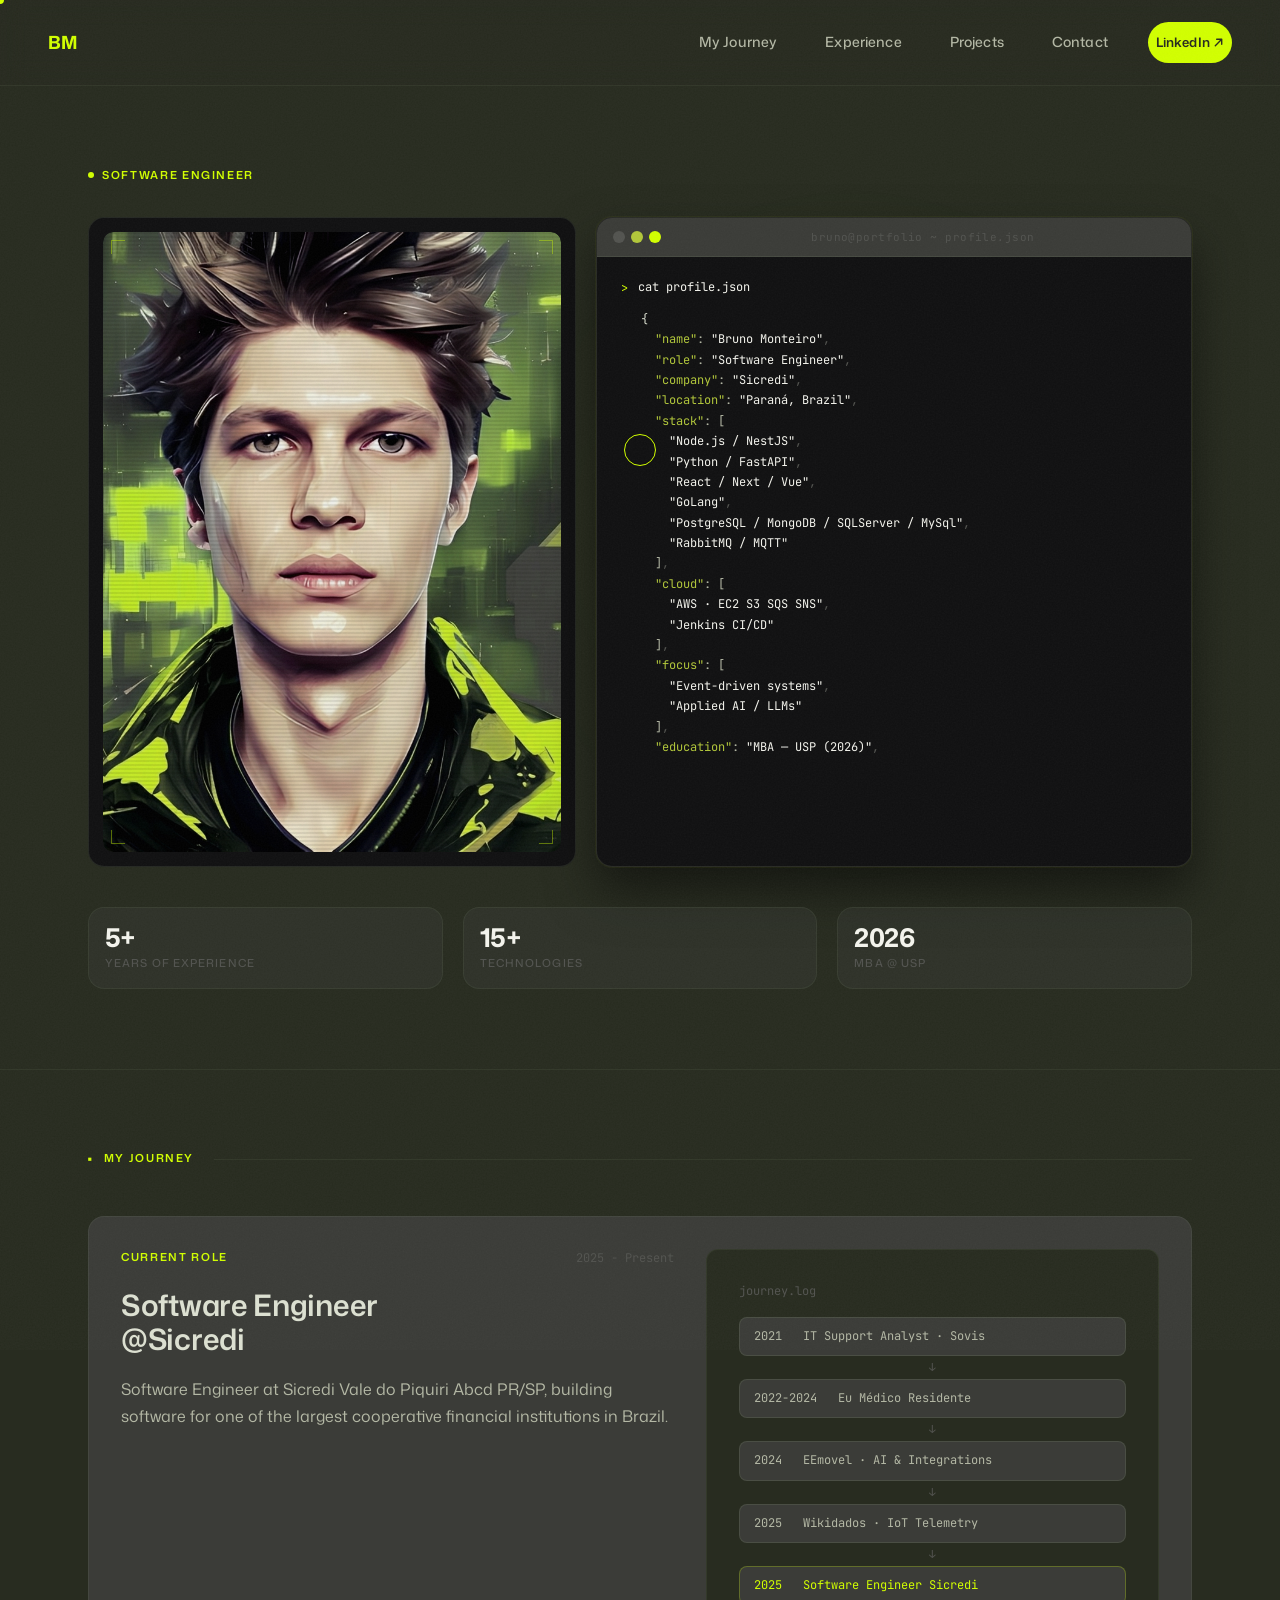
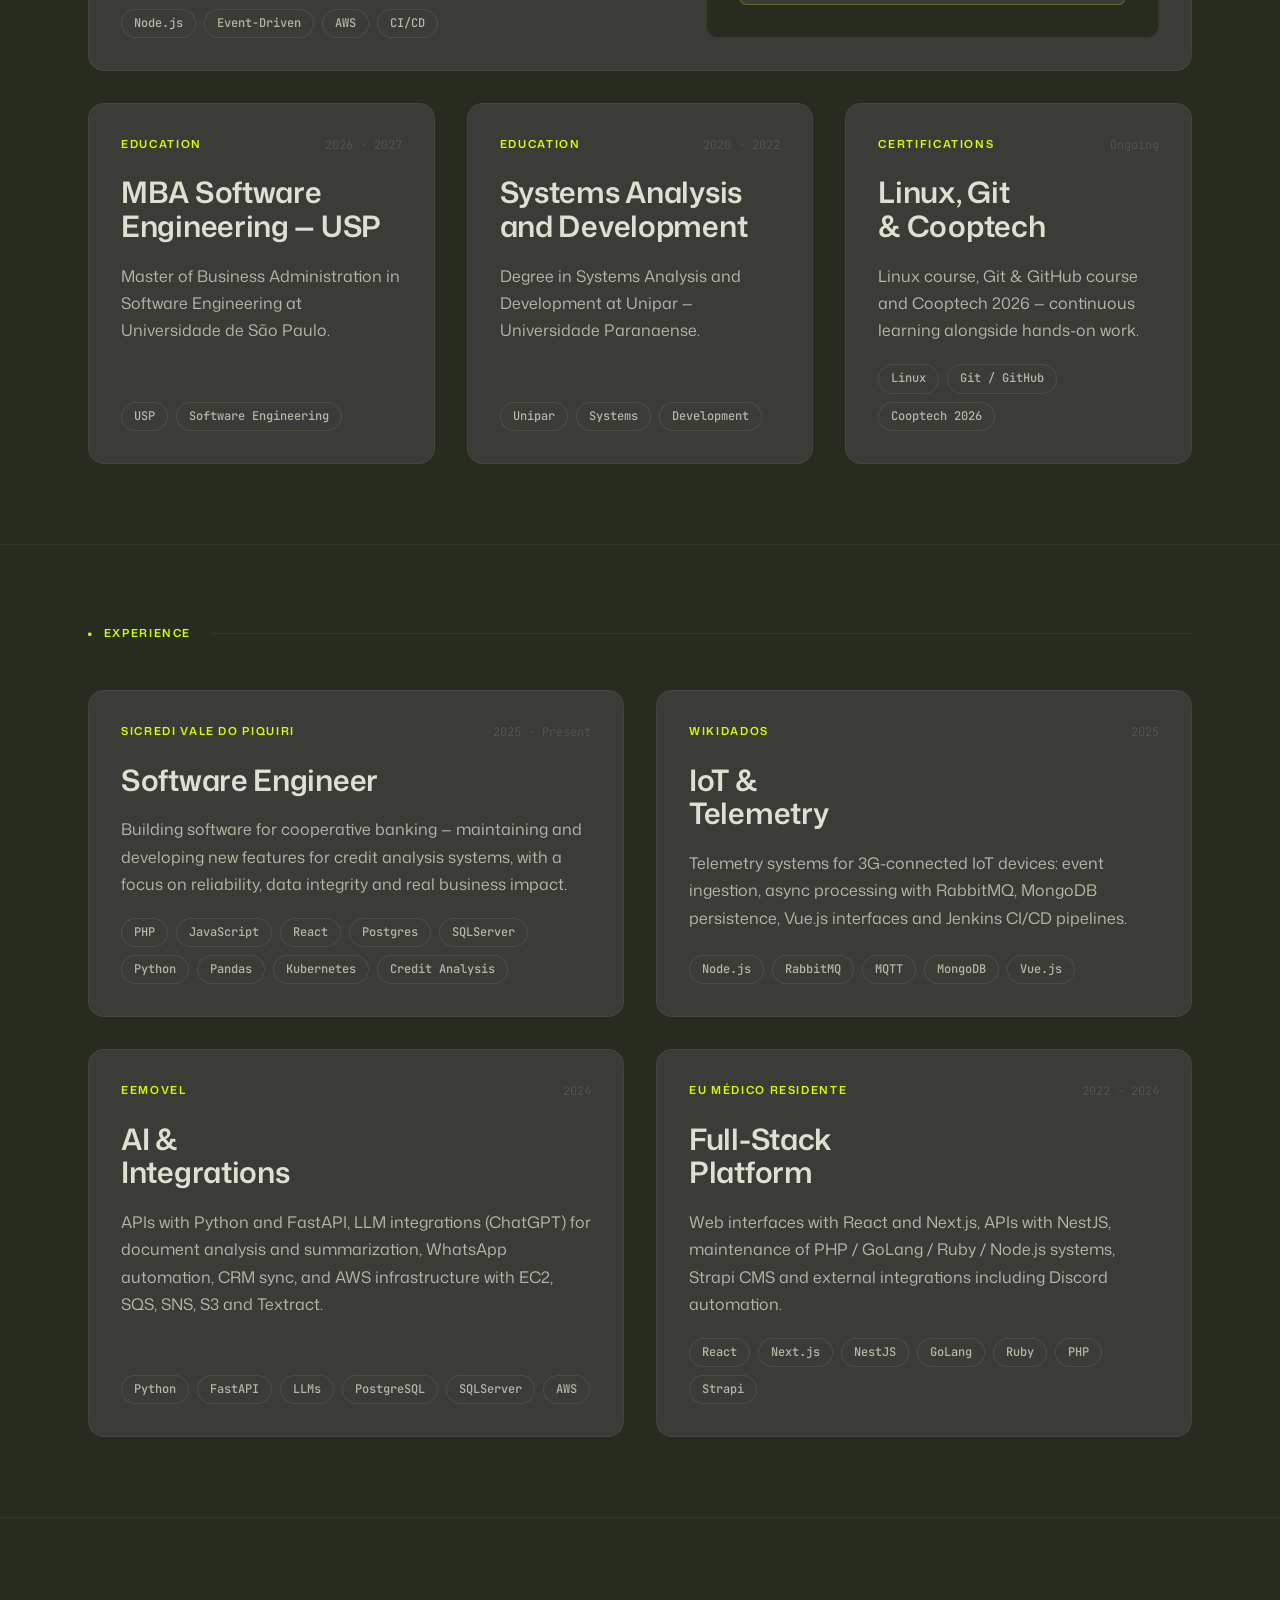
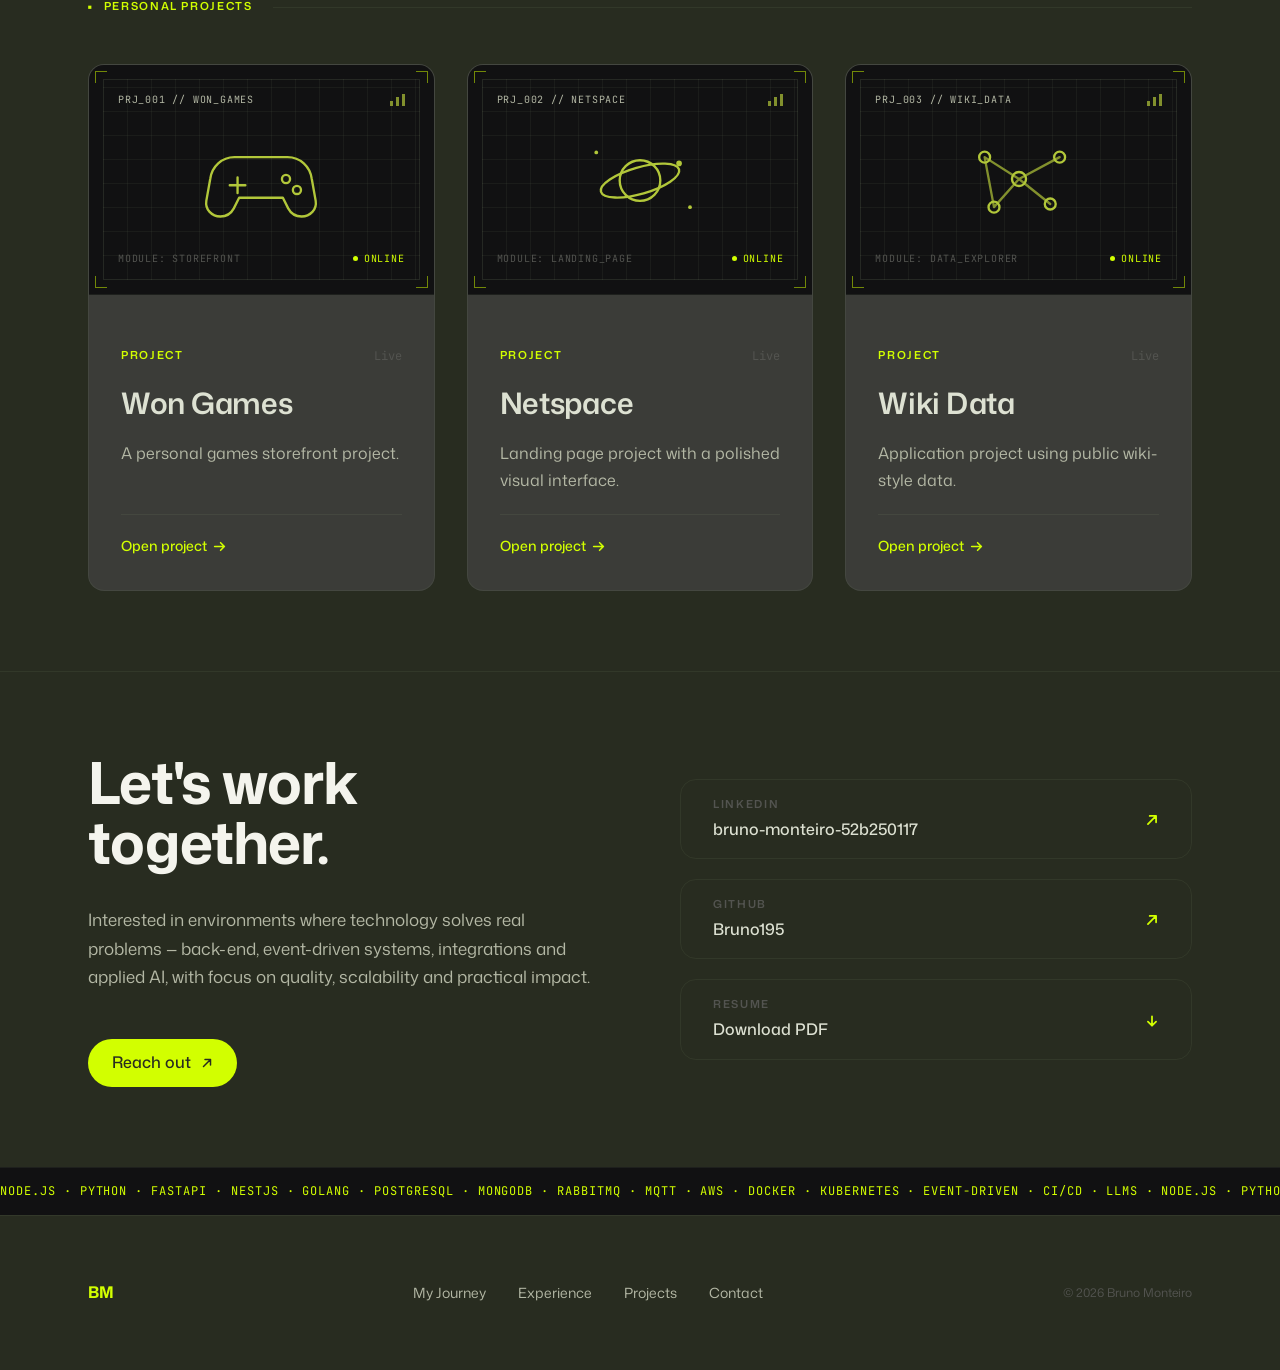
<file: index.html>
<!DOCTYPE html>
<html lang="pt-BR">
<head>
  <meta charset="UTF-8" />
  <meta name="viewport" content="width=device-width, initial-scale=1.0" />
  <title>Bruno Monteiro — Software Engineer</title>
  <meta name="description" content="Bruno Monteiro — Software Engineer at Sicredi. Back-end and full-stack development with Node.js, Python (FastAPI), event-driven architectures, IoT telemetry and applied AI." />
  <meta name="author" content="Bruno Monteiro" />
  <meta property="og:title" content="Bruno Monteiro — Software Engineer" />
  <meta property="og:description" content="Portfolio with Bruno Monteiro's journey, experience, and personal projects." />
  <meta property="og:type" content="website" />
  <meta name="theme-color" content="#282c20" />
  <link rel="icon" href="./assets/IMG_0786.JPG" type="image/jpeg">
  <link rel="preconnect" href="https://fonts.googleapis.com">
  <link rel="preconnect" href="https://fonts.gstatic.com" crossorigin>
  <link rel="preconnect" href="https://api.fontshare.com">
  <link rel="preconnect" href="https://cdn.fontshare.com" crossorigin>
  <link href="https://fonts.googleapis.com/css2?family=Mona+Sans:ital,wght@0,200..900;1,200..900&family=JetBrains+Mono:wght@400;500&display=swap" rel="stylesheet">
  <link href="https://api.fontshare.com/v2/css?f[]=clash-display@400,500,600,700&display=swap" rel="stylesheet">
  <style>
    :root {
      /* --- COLORS --- */
      --ds-dark-green:        #282c20;
      --ds-black:             #111112;
      --ds-lime:              #d2ff00;
      --ds-lime-off:          #b2c73a;
      --ds-lime-zero:         rgba(210, 255, 0, 0);
      --ds-green-off-white-1: #dde1d2;
      --ds-green-off-white-2: #f4f4ed;
      --ds-grey-1:            #ebeee0;
      --ds-grey-on-track:     #535450;
      --ds-dark-green-tint-1: #3b3c38;
      --ds-dark-green-tint-2: #b4b8a5;
      --ds-green-light:       #b9bbad;
      /* --- TYPOGRAPHY --- */
      /* Fluid scale anchored to the 1366x768 desktop reference */
      --ds-font:              'Mona Sans', -apple-system, BlinkMacSystemFont, 'Segoe UI', Roboto, Helvetica, Arial, sans-serif;
      --ds-font-display:      'Clash Display', 'Mona Sans', -apple-system, BlinkMacSystemFont, 'Segoe UI', Roboto, Helvetica, Arial, sans-serif;
      --ds-font-mono:         'JetBrains Mono', ui-monospace, SFMono-Regular, Menlo, Consolas, 'Courier New', Courier, monospace;
      --ds-text-impact:       clamp(3rem, 8vw, 7.9375rem);
      --ds-text-h1:           clamp(2.5rem, 4.5vw, 4rem);
      --ds-text-h2:           clamp(2.5rem, 5.3vw, 4.5rem);
      --ds-text-h3:           clamp(1.5rem, 2.3vw, 2rem);
      --ds-text-h4:           clamp(1.25rem, 1.8vw, 1.5rem);
      --ds-text-h5:           clamp(1.05rem, 1.4vw, 1.2rem);
      --ds-text-h6:           1rem;
      --ds-text-btn-primary:  1rem;
      --ds-text-btn-nav:      1.25rem;
      --ds-text-btn-footer:   1.875rem;
      /* --- SPACING --- */
      --ds-pad-mini:          1rem;
      --ds-pad-container:     1.25rem;
      --ds-pad-small:         2rem;
      --ds-pad-med:           3rem;
      --ds-pad-large:         4rem;
      --ds-pad-xlarge:        5rem;
      --ds-gap:               1.25rem;
      --ds-gap-med:           2rem;
      /* --- BORDER RADIUS --- */
      --ds-radius-sm:         1rem;
      --ds-radius-med:        3rem;
      --ds-radius-lg:         6.25rem;
      /* --- LAYOUT --- */
      --ds-grid-col:          25.4375rem;
      --ds-grid-spacer:       31.51vh;
      --ds-nav-spacer:        5.375rem;
      --ds-max-vh:            100vh;
      --ds-vh:                1vh;
    }

    /* ===================== RESET ===================== */
    *, *::before, *::after {
      box-sizing: border-box;
      margin: 0;
      padding: 0;
    }

    html {
      scroll-behavior: smooth;
      background-color: var(--ds-dark-green);
      overflow-x: hidden;
      overflow-x: clip;
    }

    body {
      font-family: var(--ds-font);
      background-color: transparent;
      color: var(--ds-green-off-white-1);
      line-height: 1.6;
      -webkit-font-smoothing: antialiased;
      -moz-osx-font-smoothing: grayscale;
      overflow-x: hidden;
      overflow-x: clip;
    }

    @media (prefers-reduced-motion: reduce) {
      html { scroll-behavior: auto; }
    }

    img, video {
      max-width: 100%;
      display: block;
    }

    ul, ol {
      list-style: none;
    }

    button {
      font-family: inherit;
      cursor: pointer;
    }

    ::selection {
      background: var(--ds-lime);
      color: var(--ds-dark-green);
    }

    ::-webkit-scrollbar { width: 6px; }
    ::-webkit-scrollbar-track { background: var(--ds-dark-green); }
    ::-webkit-scrollbar-thumb { background: var(--ds-dark-green-tint-1); border-radius: 3px; }
    ::-webkit-scrollbar-thumb:hover { background: var(--ds-lime-off); }

    /* ===================== TYPOGRAPHY ===================== */
    h1 {
      font-size: var(--ds-text-h1);
      font-weight: 700;
      letter-spacing: -0.02em;
      line-height: 1.05;
      color: var(--ds-green-off-white-2);
    }

    h2 {
      font-size: var(--ds-text-h2);
      font-weight: 700;
      letter-spacing: -0.02em;
      line-height: 1.05;
      color: var(--ds-green-off-white-2);
    }

    h3 {
      font-size: var(--ds-text-h3);
      font-weight: 600;
      letter-spacing: -0.01em;
      line-height: 1.2;
      color: var(--ds-green-off-white-1);
    }

    p {
      font-size: var(--ds-text-h6);
      color: var(--ds-dark-green-tint-2);
      line-height: 1.7;
    }

    a {
      color: var(--ds-lime);
      text-decoration: none;
      transition: color 0.15s ease;
    }

    a:hover { color: var(--ds-lime-off); }

    .eyebrow {
      font-size: 0.6875rem;
      font-weight: 600;
      letter-spacing: 0.15em;
      text-transform: uppercase;
      color: var(--ds-lime);
    }

    .text-muted {
      font-size: 0.75rem;
      color: var(--ds-grey-on-track);
    }

    /* ===================== BUTTONS ===================== */
    .btn {
      font-family: var(--ds-font);
      font-weight: 500;
      cursor: pointer;
      display: inline-flex;
      align-items: center;
      justify-content: center;
      gap: 6px;
      border: none;
      min-height: 44px; /* touch target */
      transition: opacity 0.15s ease, background 0.15s ease, color 0.15s ease,
                  box-shadow 0.2s ease, translate 0.15s ease;
      text-decoration: none;
    }

    .btn-primary {
      background: var(--ds-lime);
      color: var(--ds-dark-green);
      font-size: var(--ds-text-btn-primary);
      padding: 11px 24px;
      border-radius: var(--ds-radius-lg);
      box-shadow: 0 0 0 rgba(210, 255, 0, 0);
    }

    .btn-primary:hover {
      opacity: 0.9;
      color: var(--ds-dark-green);
      box-shadow: 0 0 24px rgba(210, 255, 0, 0.25);
      translate: 0 -1px;
      scale: 1.02;
    }

    .btn-primary:active {
      translate: 0 0;
      scale: 1;
      opacity: 1;
    }

    .btn-primary { transition: opacity 0.15s ease, box-shadow 0.2s ease, translate 0.15s ease, scale 0.15s ease; }

    .btn-secondary {
      background: transparent;
      color: var(--ds-lime);
      font-size: var(--ds-text-btn-primary);
      padding: 10px 22px;
      border-radius: var(--ds-radius-lg);
      border: 1.5px solid var(--ds-lime);
    }

    .btn-secondary:hover {
      background: rgba(210, 255, 0, 0.06);
      color: var(--ds-lime);
      box-shadow: 0 0 18px rgba(210, 255, 0, 0.12);
    }

    .btn-secondary:active {
      background: rgba(210, 255, 0, 0.12);
    }

    /* Focus: :focus fallback for older Safari, refined by :focus-visible */
    .btn:focus,
    button:focus,
    a:focus {
      outline: 2px solid var(--ds-lime);
      outline-offset: 3px;
    }

    .btn:focus:not(:focus-visible),
    button:focus:not(:focus-visible),
    a:focus:not(:focus-visible) {
      outline: none;
    }

    .btn:focus-visible,
    button:focus-visible,
    a:focus-visible {
      outline: 2px solid var(--ds-lime);
      outline-offset: 3px;
    }

    /* Inline SVG icons inherit text color */
    .icon-arrow {
      display: inline-block;
      flex-shrink: 0;
      vertical-align: -0.08em;
      transition: translate 0.2s ease;
    }

    a:hover .icon-arrow--ne { translate: 1px -1px; }
    a:hover .icon-arrow--e  { translate: 3px 0; }
    a:hover .icon-arrow--s  { translate: 0 2px; }

    /* ===================== LAYOUT ===================== */
    .container {
      max-width: 1200px;
      margin: 0 auto;
      padding: 0 var(--ds-pad-med);
    }

    .section-heading {
      display: flex;
      align-items: center;
      gap: var(--ds-gap);
      margin-bottom: var(--ds-pad-med);
    }

    .section-heading::after {
      content: '';
      flex: 1;
      height: 1px;
      background: rgba(180, 200, 154, 0.08);
    }

    .section-heading .eyebrow::before {
      content: '■';
      color: var(--ds-lime);
      font-size: 0.6em;
      margin-right: 10px;
      vertical-align: 1px;
    }

    /* ===================== MARQUEE ===================== */
    .marquee {
      width: 100%;
      height: 48px;
      overflow: hidden;
      background: var(--ds-black);
      border-top: 1px solid rgba(180, 200, 154, 0.08);
      display: flex;
      align-items: center;
    }

    .marquee__track {
      display: flex;
      flex-shrink: 0;
      white-space: nowrap;
      animation: marquee 30s linear infinite;
    }

    .marquee__content {
      font-family: var(--ds-font-mono);
      font-size: 0.75rem;
      letter-spacing: 0.08em;
      text-transform: uppercase;
      color: var(--ds-lime);
      padding-right: 1ch;
      flex-shrink: 0;
    }

    @keyframes marquee {
      from { transform: translateX(0); }
      to   { transform: translateX(-50%); }
    }

    @media (prefers-reduced-motion: reduce) {
      .marquee__track { animation: none; }
    }

    hr, .divider {
      border: none;
      border-top: 1px solid rgba(180, 200, 154, 0.08);
    }

    /* ===================== NAV ===================== */
    nav {
      background-color: rgba(40, 44, 32, 0.88); /* --ds-dark-green, layered */
      border-bottom: 1px solid rgba(180, 200, 154, 0.08);
      height: var(--ds-nav-spacer);
      display: flex;
      align-items: center;
      position: fixed;
      top: 0;
      left: 0;
      right: 0;
      z-index: 100;
      padding: 0 var(--ds-pad-med);
    }

    /* Blur lives on a pseudo-layer: a filter directly on nav would become
       the containing block for the fixed mobile menu and collapse it. */
    nav::before {
      content: '';
      position: absolute;
      inset: 0;
      -webkit-backdrop-filter: blur(12px);
      backdrop-filter: blur(12px);
      z-index: -1;
    }

    /* Solid fallback when backdrop-filter is unsupported */
    @supports not ((backdrop-filter: blur(1px)) or (-webkit-backdrop-filter: blur(1px))) {
      nav { background-color: var(--ds-dark-green); }
    }

    .nav-inner {
      display: flex;
      align-items: center;
      justify-content: space-between;
      width: 100%;
      max-width: 1200px;
      margin: 0 auto;
    }

    .nav-logo {
      font-family: var(--ds-font);
      font-weight: 700;
      font-size: 1.125rem;
      color: var(--ds-lime);
      letter-spacing: -0.01em;
      text-decoration: none;
      transition: opacity 0.15s ease;
    }

    .nav-logo:hover {
      color: var(--ds-lime);
      opacity: 0.8;
    }

    .nav-links {
      display: flex;
      gap: var(--ds-pad-small);
      align-items: center;
    }

    .nav-links a {
      font-size: 0.875rem;
      font-weight: 500;
      color: var(--ds-dark-green-tint-2);
      text-decoration: none;
      letter-spacing: 0.01em;
      transition: color 0.15s ease;
      position: relative;
      padding: 10px 8px; /* touch target */
    }

    .nav-links a:not(.nav-cta)::after {
      content: '';
      position: absolute;
      left: 2px;
      right: 2px;
      bottom: 4px;
      height: 1.5px;
      background: var(--ds-lime);
      transform: scaleX(0);
      transform-origin: left center;
      transition: transform 0.25s ease;
    }

    .nav-links a:not(.nav-cta):hover::after,
    .nav-links a:not(.nav-cta).active::after {
      transform: scaleX(1);
    }

    .nav-links a:hover,
    .nav-links a.active {
      color: var(--ds-lime);
    }

    .nav-cta {
      background: var(--ds-lime) !important;
      color: var(--ds-dark-green) !important;
      font-size: 0.8125rem !important;
      font-weight: 600 !important;
      padding: 7px 18px;
      border-radius: var(--ds-radius-lg);
      transition: opacity 0.15s ease !important;
    }

    .nav-cta:hover {
      opacity: 0.85;
      color: var(--ds-dark-green) !important;
    }

    .nav-toggle {
      display: none;
      background: none;
      border: none;
      cursor: pointer;
      padding: 14px 11px; /* 44x44 touch target */
      margin-right: -11px;
      flex-direction: column;
      justify-content: center;
      gap: 5px;
    }

    .nav-toggle span {
      display: block;
      width: 22px;
      height: 2px;
      background: var(--ds-green-off-white-1);
      transition: transform 0.25s ease, opacity 0.25s ease;
      border-radius: 1px;
    }

    .nav-toggle.is-open span:nth-child(1) { transform: rotate(45deg) translate(4px, 4px); }
    .nav-toggle.is-open span:nth-child(2) { opacity: 0; }
    .nav-toggle.is-open span:nth-child(3) { transform: rotate(-45deg) translate(4px, -4px); }

    /* ===================== HERO ===================== */
    #hero {
      background-color: var(--ds-dark-green);
      min-height: var(--ds-max-vh);
      min-height: 100svh; /* iOS Safari URL-bar safe */
      padding-top: var(--ds-nav-spacer);
      display: flex;
      align-items: center;
    }

    /* Entrance sequence — CSS only, no library required */
    @media (prefers-reduced-motion: no-preference) {
      .hero-eyebrow,
      .hero-heading,
      .hero-photo-card,
      #hero .ds-terminal,
      .hero-stats .stat {
        animation: ds-rise 0.7s cubic-bezier(0.22, 0.61, 0.36, 1) both;
      }

      .hero-eyebrow            { animation-delay: 0.05s; }
      .hero-heading            { animation-delay: 0.15s; }
      .hero-photo-card         { animation-delay: 0.3s; }
      #hero .ds-terminal       { animation-delay: 0.4s; }
      .hero-stats .stat:nth-child(1) { animation-delay: 0.5s; }
      .hero-stats .stat:nth-child(2) { animation-delay: 0.58s; }
      .hero-stats .stat:nth-child(3) { animation-delay: 0.66s; }
    }

    @keyframes ds-rise {
      from { opacity: 0; transform: translateY(24px); }
      to   { opacity: 1; transform: translateY(0); }
    }

    .hero-grid {
      display: grid;
      grid-template-columns: minmax(0, 0.8fr) minmax(0, 1.2fr);
      gap: var(--ds-pad-large);
      align-items: center;
      width: 100%;
      padding: var(--ds-pad-xlarge) 0;
    }

    .hero-shell {
      width: 100%;
      padding: var(--ds-pad-xlarge) 0;
    }

    .hero-eyebrow {
      font-size: 0.6875rem;
      font-weight: 600;
      letter-spacing: 0.15em;
      text-transform: uppercase;
      color: var(--ds-lime);
      margin-bottom: var(--ds-pad-mini);
      display: flex;
      align-items: center;
      gap: 8px;
    }

    .hero-eyebrow-dot {
      width: 6px;
      height: 6px;
      background: var(--ds-lime);
      border-radius: 50%;
      flex-shrink: 0;
      animation: pulse 2s ease-in-out infinite;
    }

    @keyframes pulse {
      0%, 100% { opacity: 1; transform: scale(1); }
      50% { opacity: 0.35; transform: scale(0.85); }
    }

    .hero-heading {
      font-family: var(--ds-font-display);
      font-size: var(--ds-text-impact);
      font-weight: 600;
      letter-spacing: -0.04em;
      line-height: 0.9;
      color: var(--ds-green-off-white-2);
    }

    /* Full-width intro row above the photo/terminal grid */
    .hero-intro {
      position: relative;
      z-index: 1;
      margin-bottom: 2rem;
    }

    #hero {
      position: relative;
      overflow: hidden;
    }

    #hero .container {
      position: relative;
      z-index: 1;
    }

    .hero-orb {
      position: absolute;
      width: 600px;
      height: 600px;
      background: radial-gradient(circle, rgba(210, 255, 0, 0.06) 0%, transparent 70%);
      border-radius: 50%;
      top: 50%;
      right: 10%;
      transform: translateY(-50%);
      pointer-events: none;
      z-index: 0;
      filter: blur(80px);
    }

    .hero-body {
      font-size: var(--ds-text-h5);
      color: var(--ds-dark-green-tint-2);
      line-height: 1.65;
      max-width: 480px;
      margin-bottom: var(--ds-pad-med);
    }

    .hero-cta {
      display: flex;
      gap: var(--ds-gap);
      align-items: center;
      flex-wrap: wrap;
    }

    /* Terminal */
    .terminal {
      background: var(--ds-black);
      border: 1px solid rgba(180, 200, 154, 0.12);
      border-radius: var(--ds-radius-sm);
      overflow: hidden;
    }

    .terminal-bar {
      background: var(--ds-dark-green-tint-1);
      padding: 10px 16px;
      display: flex;
      align-items: center;
      gap: 6px;
      border-bottom: 1px solid rgba(180, 200, 154, 0.08);
    }

    .terminal-dot {
      width: 10px;
      height: 10px;
      border-radius: 50%;
      background: rgba(180, 200, 154, 0.18);
    }

    .terminal-filename {
      font-family: var(--ds-font-mono);
      font-size: 0.6875rem;
      color: var(--ds-grey-on-track);
      margin-left: 6px;
    }

    .terminal-body {
      padding: var(--ds-pad-mini) var(--ds-pad-small) var(--ds-pad-small);
      font-family: var(--ds-font-mono);
      font-size: 0.8125rem;
      line-height: 1.95;
    }

    .tl { display: flex; gap: 8px; }
    .tp { color: var(--ds-lime); user-select: none; }
    .tc { color: var(--ds-green-off-white-1); }
    .tk { color: var(--ds-dark-green-tint-2); }
    .tv { color: var(--ds-lime-off); }
    .tm { color: var(--ds-grey-on-track); }
    .ti { padding-left: 16px; }
    .ti2 { padding-left: 32px; }

    .terminal-cursor {
      display: inline-block;
      width: 8px;
      height: 14px;
      background: var(--ds-lime);
      vertical-align: middle;
      margin-left: 2px;
      animation: blink 1.1s step-end infinite;
    }

    @keyframes blink {
      0%, 100% { opacity: 1; }
      50% { opacity: 0; }
    }

    /* Stats */
    .hero-stats {
      display: grid;
      grid-template-columns: repeat(3, 1fr);
      gap: var(--ds-gap);
      margin-top: var(--ds-gap);
    }

    .stat {
      padding: var(--ds-pad-mini);
      border: 1px solid rgba(180, 200, 154, 0.08);
      border-radius: var(--ds-radius-sm);
      background: rgba(59, 60, 56, 0.4);
      transition: border-color 0.2s ease, background 0.2s ease;
    }

    .stat:hover {
      border-color: rgba(210, 255, 0, 0.25);
      background: rgba(59, 60, 56, 0.65);
    }

    .stat-value {
      font-size: 1.625rem;
      font-weight: 700;
      color: var(--ds-green-off-white-2);
      letter-spacing: -0.02em;
      line-height: 1;
    }

    .stat-label {
      font-size: 0.6875rem;
      font-weight: 500;
      letter-spacing: 0.1em;
      text-transform: uppercase;
      color: var(--ds-grey-on-track);
      margin-top: 5px;
    }

    .hero-photo-card {
      background: var(--ds-black);
      border: 1px solid rgba(180, 200, 154, 0.12);
      border-radius: var(--ds-radius-sm);
      overflow: hidden;
      padding: 14px;
      display: flex;
    }

    .hero-photo-card .ds-img-frame {
      width: 100%;
      display: flex;
    }

    .hero-photo {
      width: 100%;
      aspect-ratio: 4 / 5;
      object-fit: cover;
      border-radius: calc(var(--ds-radius-sm) - 6px);
      filter: saturate(0.95) contrast(1.04);
    }

    /* Side-by-side: photo | terminal, stats spanning below */
    .hero-right {
      display: grid;
      grid-template-columns: minmax(0, 0.9fr) minmax(0, 1.1fr);
      gap: var(--ds-gap);
      align-items: start;
    }

    .hero-right .hero-photo-card,
    .hero-right .ds-terminal {
      height: 650px;
    }

    .hero-right .hero-photo {
      aspect-ratio: auto;
      width: 100%;
      height: 100%;
    }

    .hero-right .ds-terminal {
      display: flex;
      flex-direction: column;
      min-width: 0;
    }

    .hero-right .ds-terminal__body {
      flex: 1;
      font-size: 0.75rem;
      min-height: 0;
      overflow-y: auto;
      overflow-x: hidden;
    }

    .hero-right .ds-terminal__output {
      overflow-x: hidden;
    }

    .hero-right .hero-stats {
      grid-column: 1 / -1;
    }

    /* ===================== CONTENT SECTIONS ===================== */
    #resume,
    #experience,
    #projects {
      padding: var(--ds-pad-xlarge) 0;
      border-top: 1px solid rgba(180, 200, 154, 0.08);
    }

    .work-grid {
      display: grid;
      grid-template-columns: 1fr 1fr;
      gap: var(--ds-gap-med);
    }

    #resume .work-grid,
    #projects .work-grid {
      grid-template-columns: repeat(3, 1fr);
    }

    .work-card {
      background: var(--ds-dark-green-tint-1);
      border: 1px solid rgba(180, 200, 154, 0.08);
      border-radius: var(--ds-radius-sm);
      padding: var(--ds-pad-small);
      display: flex;
      flex-direction: column;
      gap: var(--ds-gap);
      box-shadow: 0 0 0 0 rgba(210, 255, 0, 0);
      transition: border-color 0.25s ease, background 0.25s ease,
                  box-shadow 0.25s ease, translate 0.25s ease;
    }

    .work-card:hover {
      border-color: rgba(180, 200, 154, 0.16);
      background: rgba(59, 60, 56, 0.8);
      box-shadow: 0 0 32px rgba(210, 255, 0, 0.08);
      translate: 0 -2px;
    }

    .work-card-featured {
      grid-column: 1 / -1;
      display: grid;
      grid-template-columns: 1.1fr 0.9fr;
      gap: var(--ds-pad-small);
    }

    .work-card-featured .wc-main {
      display: flex;
      flex-direction: column;
      gap: var(--ds-gap);
    }

    .work-card-featured .wc-visual {
      background: var(--ds-dark-green);
      border: 1px solid rgba(180, 200, 154, 0.08);
      border-radius: calc(var(--ds-radius-sm) - 4px);
      padding: var(--ds-pad-small);
      display: flex;
      flex-direction: column;
      gap: 10px;
      justify-content: center;
    }

    .wc-header {
      display: flex;
      justify-content: space-between;
      align-items: flex-start;
      gap: var(--ds-gap);
    }

    .wc-meta { /* eyebrow */
      font-size: 0.6875rem;
      font-weight: 600;
      letter-spacing: 0.15em;
      text-transform: uppercase;
      color: var(--ds-lime);
    }

    .wc-year {
      font-family: var(--ds-font-mono);
      font-size: 0.75rem;
      color: var(--ds-grey-on-track);
      flex-shrink: 0;
    }

    .wc-title {
      font-size: var(--ds-text-h3);
      font-weight: 600;
      letter-spacing: -0.01em;
      color: var(--ds-green-off-white-1);
      line-height: 1.15;
    }

    .wc-desc {
      font-size: var(--ds-text-h6);
      color: var(--ds-dark-green-tint-2);
      line-height: 1.7;
      flex: 1;
    }

    .wc-stack {
      display: flex;
      flex-wrap: wrap;
      gap: 8px;
    }

    .tag {
      font-family: var(--ds-font-mono);
      font-size: 0.75rem;
      font-weight: 500;
      color: var(--ds-dark-green-tint-2);
      background: var(--ds-dark-green-tint-1);
      border: 1px solid rgba(180, 200, 154, 0.12);
      padding: 4px 12px;
      border-radius: var(--ds-radius-sm);
      display: inline-block;
      transition: border-color 0.15s ease, color 0.15s ease;
    }

    .work-card:hover .tag {
      border-color: rgba(210, 255, 0, 0.2);
    }

    .tag:hover {
      border-color: rgba(210, 255, 0, 0.45);
      color: var(--ds-lime);
    }

    .work-card.work-card-featured .tag {
      background: var(--ds-dark-green-tint-1);
    }

    .wc-footer {
      display: flex;
      justify-content: space-between;
      align-items: center;
      padding-top: var(--ds-gap);
      border-top: 1px solid rgba(180, 200, 154, 0.08);
      margin-top: auto;
    }

    .wc-link {
      font-size: 0.875rem;
      font-weight: 500;
      color: var(--ds-lime);
      display: inline-flex;
      align-items: center;
      gap: 6px;
      text-decoration: none;
      transition: gap 0.15s ease, color 0.15s ease;
    }

    .wc-link:hover {
      color: var(--ds-lime-off);
      gap: 10px;
    }

    .project-card {
      padding: 0;
      overflow: hidden;
    }

    .project-visual {
      min-height: 230px;
      background: var(--ds-black);
      border-bottom: 1px solid rgba(180, 200, 154, 0.08);
      display: flex;
      align-items: center;
      justify-content: center;
      padding: var(--ds-pad-small);
    }

    .project-visual img {
      width: min(220px, 80%);
      height: 160px;
      object-fit: contain;
      border-radius: 10px;
    }

    /* --- Futuristic HUD project visuals (no image/icon dependencies) --- */
    .project-visual {
      position: relative;
    }

    .pv-hud {
      position: absolute;
      inset: 14px;
      display: flex;
      flex-direction: column;
      justify-content: space-between;
      padding: 12px 14px;
      font-family: var(--ds-font-mono);
      border: 1px solid rgba(180, 200, 154, 0.12);
      background-image:
        repeating-linear-gradient(0deg, transparent, transparent 23px, rgba(180, 200, 154, 0.06) 23px, rgba(180, 200, 154, 0.06) 24px),
        repeating-linear-gradient(90deg, transparent, transparent 23px, rgba(180, 200, 154, 0.06) 23px, rgba(180, 200, 154, 0.06) 24px);
      overflow: hidden;
    }

    .pv-corner {
      position: absolute;
      width: 12px;
      height: 12px;
      border: 1.5px solid var(--ds-lime);
      opacity: 0.5;
      transition: opacity 0.2s ease;
    }

    .pv-corner--tl { top: 6px; left: 6px; border-right: none; border-bottom: none; }
    .pv-corner--tr { top: 6px; right: 6px; border-left: none; border-bottom: none; }
    .pv-corner--bl { bottom: 6px; left: 6px; border-right: none; border-top: none; }
    .pv-corner--br { bottom: 6px; right: 6px; border-left: none; border-top: none; }

    .project-card:hover .pv-corner { opacity: 1; }

    .pv-row {
      display: flex;
      align-items: center;
      justify-content: space-between;
      gap: 10px;
      font-size: 0.625rem;
      letter-spacing: 0.08em;
      text-transform: uppercase;
      color: var(--ds-grey-on-track);
    }

    .pv-id { color: var(--ds-dark-green-tint-2); }

    .pv-bars {
      display: flex;
      align-items: flex-end;
      gap: 3px;
      height: 12px;
    }

    .pv-bars i {
      width: 3px;
      background: var(--ds-lime-off);
      opacity: 0.7;
      animation: pv-bar 1.6s ease-in-out infinite;
    }

    .pv-bars i:nth-child(1) { height: 5px;  animation-delay: 0s; }
    .pv-bars i:nth-child(2) { height: 9px;  animation-delay: 0.25s; }
    .pv-bars i:nth-child(3) { height: 12px; animation-delay: 0.5s; }

    @keyframes pv-bar {
      0%, 100% { transform: scaleY(1); }
      50%      { transform: scaleY(0.45); }
    }

    .pv-glyph {
      align-self: center;
      width: min(150px, 60%);
      height: auto;
      color: var(--ds-lime-off);
      transition: color 0.3s ease, filter 0.3s ease, transform 0.3s ease;
    }

    .project-card:hover .pv-glyph {
      color: var(--ds-lime);
      filter: drop-shadow(0 0 8px rgba(210, 255, 0, 0.35));
      transform: scale(1.04);
    }

    .pv-status {
      display: inline-flex;
      align-items: center;
      gap: 6px;
      color: var(--ds-lime);
    }

    .pv-dot {
      width: 5px;
      height: 5px;
      border-radius: 50%;
      background: var(--ds-lime);
      animation: pulse 2s ease-in-out infinite;
    }

    /* Scan sweep across the HUD on hover */
    .pv-hud::after {
      content: '';
      position: absolute;
      left: 0;
      right: 0;
      top: -20%;
      height: 18%;
      background: linear-gradient(180deg, transparent, rgba(210, 255, 0, 0.05), transparent);
      opacity: 0;
      pointer-events: none;
    }

    .project-card:hover .pv-hud::after {
      opacity: 1;
      animation: pv-scan 1.6s linear infinite;
    }

    @keyframes pv-scan {
      from { top: -20%; }
      to   { top: 120%; }
    }

    @media (prefers-reduced-motion: reduce) {
      .pv-bars i, .pv-dot, .project-card:hover .pv-hud::after { animation: none; }
    }

    .project-card .wc-main {
      padding: var(--ds-pad-small);
      display: flex;
      flex-direction: column;
      gap: var(--ds-gap);
      flex: 1;
    }

    /* ===================== TERMINAL COMPONENT ===================== */
    .ds-terminal {
      background: var(--ds-black);
      border: 1px solid rgba(180, 200, 154, 0.14);
      border-radius: var(--ds-radius-sm);
      font-family: var(--ds-font-mono);
      font-size: 0.8125rem;
      line-height: 1.7;
      overflow: hidden;
      width: 100%;
      box-shadow:
        0 0 0 1px rgba(210, 255, 0, 0.04),
        0 24px 48px rgba(0, 0, 0, 0.5);
    }

    .ds-terminal__bar {
      background: var(--ds-dark-green-tint-1);
      border-bottom: 1px solid rgba(180, 200, 154, 0.10);
      padding: 10px 16px;
      display: flex;
      align-items: center;
      gap: 10px;
    }

    .ds-terminal__dots {
      display: flex;
      gap: 6px;
      align-items: center;
    }

    .ds-terminal__dot {
      width: 12px;
      height: 12px;
      border-radius: 50%;
      display: block;
    }

    .ds-terminal__dot--red { background: var(--ds-grey-on-track); }
    .ds-terminal__dot--yellow { background: var(--ds-lime-off); }
    .ds-terminal__dot--green { background: var(--ds-lime); }

    .ds-terminal__title {
      font-size: 0.6875rem;
      color: var(--ds-grey-on-track);
      letter-spacing: 0.04em;
      flex: 1;
      text-align: center;
    }

    .ds-terminal__body {
      padding: 20px 24px;
      min-height: 280px;
    }

    .ds-terminal__line {
      display: flex;
      align-items: flex-start;
      gap: 10px;
      margin-bottom: 2px;
    }

    .ds-terminal__prompt {
      color: var(--ds-lime);
      user-select: none;
      flex-shrink: 0;
      margin-top: 1px;
    }

    .ds-terminal__cmd-text {
      color: var(--ds-green-off-white-2);
    }

    .ds-terminal__output {
      margin: 10px 0 10px 20px;
      overflow-x: auto;
      white-space: pre;
    }

    .ds-json-brace { color: var(--ds-green-off-white-1); }
    .ds-json-key { color: var(--ds-lime-off); }
    .ds-json-string { color: var(--ds-green-off-white-2); }
    .ds-json-number,
    .ds-json-boolean { color: var(--ds-lime); }
    .ds-json-null,
    .ds-json-comma { color: var(--ds-grey-on-track); }
    .ds-json-colon,
    .ds-json-bracket { color: var(--ds-dark-green-tint-2); }

    .ds-terminal__cursor {
      display: inline-block;
      width: 0.6em;
      height: 1.05em;
      background: var(--ds-lime);
      vertical-align: text-bottom;
      animation: ds-blink 1s step-end infinite;
      font-size: 0.875rem;
    }

    @keyframes ds-blink {
      0%, 100% { opacity: 1; }
      50% { opacity: 0; }
    }

    /* Arch diagram inside featured card */
    .arch-row {
      display: flex;
      flex-direction: column;
      align-items: stretch;
      gap: 6px;
    }

    .arch-node {
      background: var(--ds-dark-green-tint-1);
      border: 1px solid rgba(180, 200, 154, 0.12);
      border-radius: 8px;
      padding: 9px 14px;
      font-family: var(--ds-font-mono);
      font-size: 0.75rem;
      color: var(--ds-dark-green-tint-2);
    }

    .arch-node.is-accent {
      border-color: rgba(210, 255, 0, 0.25);
      color: var(--ds-lime);
    }

    .arch-arrow {
      font-family: var(--ds-font-mono);
      font-size: 0.6875rem;
      color: var(--ds-grey-on-track);
      text-align: center;
      line-height: 1;
    }

    /* ===================== ABOUT ===================== */
    #about {
      padding: var(--ds-pad-xlarge) 0;
      border-top: 1px solid rgba(180, 200, 154, 0.08);
    }

    .about-grid {
      display: grid;
      grid-template-columns: 1fr 1fr;
      gap: var(--ds-pad-xlarge);
      align-items: start;
    }

    .about-body p {
      font-size: 1.0625rem;
      color: var(--ds-dark-green-tint-2);
      line-height: 1.8;
    }

    .about-body p + p {
      margin-top: var(--ds-gap-med);
    }

    .about-body strong {
      color: var(--ds-green-off-white-1);
      font-weight: 500;
    }

    .stack-section {
      display: flex;
      flex-direction: column;
      gap: var(--ds-pad-small);
    }

    .stack-group {
      display: flex;
      flex-direction: column;
      gap: var(--ds-gap);
    }

    .stack-group-label {
      font-size: 0.6875rem;
      font-weight: 600;
      letter-spacing: 0.15em;
      text-transform: uppercase;
      color: var(--ds-grey-on-track);
    }

    .stack-tags {
      display: flex;
      flex-wrap: wrap;
      gap: 8px;
    }

    /* ===================== CONTACT ===================== */
    #contact {
      padding: var(--ds-pad-xlarge) 0;
      border-top: 1px solid rgba(180, 200, 154, 0.08);
    }

    .contact-grid {
      display: grid;
      grid-template-columns: 1fr 1fr;
      gap: var(--ds-pad-xlarge);
      align-items: center;
    }

    .contact-heading {
      font-size: var(--ds-text-h1);
      font-weight: 700;
      letter-spacing: -0.02em;
      line-height: 1.05;
      color: var(--ds-green-off-white-2);
      margin-bottom: var(--ds-pad-small);
    }

    .contact-sub {
      font-size: 1.0625rem;
      color: var(--ds-dark-green-tint-2);
      line-height: 1.7;
      margin-bottom: var(--ds-pad-med);
    }

    .contact-links {
      display: flex;
      flex-direction: column;
      gap: var(--ds-gap);
    }

    .contact-link {
      display: flex;
      align-items: center;
      justify-content: space-between;
      padding: var(--ds-pad-mini) var(--ds-pad-small);
      border: 1px solid rgba(180, 200, 154, 0.08);
      border-radius: var(--ds-radius-sm);
      text-decoration: none;
      transition: border-color 0.15s ease, background 0.15s ease, translate 0.2s ease;
      background: transparent;
    }

    .contact-link:hover {
      border-color: rgba(180, 200, 154, 0.2);
      background: rgba(210, 255, 0, 0.04);
      translate: 4px 0;
    }

    .contact-link:hover .icon-arrow--ne { translate: 2px -2px; }
    .contact-link:hover .icon-arrow--s  { translate: 0 2px; }

    .contact-link-label {
      font-size: 0.6875rem;
      font-weight: 600;
      letter-spacing: 0.15em;
      text-transform: uppercase;
      color: var(--ds-grey-on-track);
      margin-bottom: 3px;
    }

    .contact-link-value {
      font-size: var(--ds-text-h6);
      color: var(--ds-green-off-white-1);
      font-weight: 500;
    }

    .contact-link-arrow {
      color: var(--ds-lime);
      font-size: 1.125rem;
      flex-shrink: 0;
    }

    /* ===================== FOOTER ===================== */
    footer {
      background-color: var(--ds-dark-green);
      border-top: 1px solid rgba(180, 200, 154, 0.08);
      padding: var(--ds-pad-large) 0;
    }

    .footer-inner {
      display: flex;
      align-items: center;
      justify-content: space-between;
    }

    .footer-brand {
      font-family: var(--ds-font);
      font-weight: 700;
      font-size: 1rem;
      color: var(--ds-lime);
      letter-spacing: -0.01em;
    }

    .footer-nav {
      display: flex;
      gap: var(--ds-pad-small);
    }

    .footer-nav a {
      color: var(--ds-dark-green-tint-2);
      font-size: 0.875rem;
      text-decoration: none;
      transition: color 0.15s ease;
    }

    .footer-nav a:hover {
      color: var(--ds-lime);
    }

    .footer-copy {
      font-size: 0.75rem;
      color: var(--ds-grey-on-track);
    }

    /* ===================== INTERACTIVITY ===================== */
    /* Scroll reveals — JS adds .ds-pre to candidates, .ds-in when visible.
       Without JS nothing is hidden. */
    .ds-pre {
      opacity: 0;
      transform: translateY(24px);
      transition: opacity 0.7s cubic-bezier(0.16, 1, 0.3, 1),
                  transform 0.7s cubic-bezier(0.16, 1, 0.3, 1);
      transition-delay: var(--ds-reveal-delay, 0s);
    }

    .ds-pre.ds-in {
      opacity: 1;
      transform: translateY(0);
    }

    /* Eyebrow marker pulses lime when its section heading reveals */
    .section-heading.ds-in .eyebrow::before {
      animation: ds-marker-pulse 0.9s ease 0.2s 2;
    }

    @keyframes ds-marker-pulse {
      0%, 100% { opacity: 1; }
      50%      { opacity: 0.25; }
    }

    /* Project card tilt (JS-driven, desktop only) */
    .project-card.ds-tilt {
      transition: transform 0.18s ease-out;
    }

    /* Touch feedback replaces hover on coarse pointers */
    @media (hover: none) {
      .btn-primary:active { opacity: 0.8; }
      .btn-secondary:active,
      .nav-links a:active { background: rgba(210, 255, 0, 0.12); }
      .work-card:active { border-color: rgba(210, 255, 0, 0.3); }
      .contact-link:active {
        border-color: rgba(210, 255, 0, 0.3);
        background: rgba(210, 255, 0, 0.06);
      }
      .tag:active { color: var(--ds-lime); border-color: rgba(210, 255, 0, 0.45); }
    }

    /* Heavy decorative layers off on small screens */
    @media (max-width: 768px) {
      .noise-overlay { display: none; }
      .hero-orb { display: none; }
    }

    /* Body lock while the mobile menu is open */
    body.ds-menu-open {
      overflow: hidden;
    }

    /* ===================== RESPONSIVE ===================== */
    /* Type scale is fluid via clamp() — media blocks only reflow layout */
    @media (max-width: 1024px) {

      .hero-grid {
        grid-template-columns: 1fr;
        gap: var(--ds-pad-large);
      }

      .hero-right {
        grid-template-columns: 1fr;
      }

      .hero-right .hero-photo-card,
      .hero-right .ds-terminal {
        height: 480px;
      }

      .hero-right .hero-photo {
        aspect-ratio: 4 / 5;
      }

      .work-card-featured {
        grid-template-columns: 1fr;
      }

      .work-card-featured .wc-visual {
        display: none;
      }

      #resume .work-grid,
      #projects .work-grid {
        grid-template-columns: 1fr 1fr;
      }
    }

    @media (max-width: 768px) {
      :root {
        --ds-pad-med:     2rem;
        --ds-pad-large:   3rem;
        --ds-pad-xlarge:  3.5rem;
      }

      nav { padding: 0 var(--ds-pad-mini); }
      .container { padding: 0 var(--ds-pad-mini); }

      /* Full-height layered menu panel */
      .nav-links {
        display: flex;
        position: fixed;
        top: var(--ds-nav-spacer);
        left: 0;
        right: 0;
        bottom: 0;
        background: rgba(40, 44, 32, 0.97);
        -webkit-backdrop-filter: blur(16px);
        backdrop-filter: blur(16px);
        border-bottom: none;
        flex-direction: column;
        padding: var(--ds-pad-med) var(--ds-pad-small);
        gap: var(--ds-pad-mini);
        align-items: flex-start;
        opacity: 0;
        visibility: hidden;
        transform: translateY(-8px);
        transition: opacity 0.25s ease, transform 0.25s ease, visibility 0s linear 0.25s;
      }

      .nav-links.is-open {
        opacity: 1;
        visibility: visible;
        transform: translateY(0);
        transition: opacity 0.25s ease, transform 0.25s ease, visibility 0s;
      }

      .nav-links a:not(.nav-cta) {
        font-size: 1.375rem;
        font-weight: 600;
        padding: 12px 0;
        width: 100%;
      }

      .nav-links .nav-cta {
        margin-top: var(--ds-pad-mini);
        font-size: 1rem !important;
        padding: 12px 28px;
      }

      .nav-toggle { display: flex; }

      .work-grid,
      #resume .work-grid,
      #projects .work-grid {
        grid-template-columns: 1fr;
      }
      .work-card-featured { grid-column: 1; }

      .hero-right .hero-photo-card,
      .hero-right .ds-terminal {
        height: 400px;
      }

      .hero-stats {
        grid-template-columns: repeat(3, 1fr);
        gap: 10px;
      }

      .stat-value { font-size: 1.375rem; }
      .stat-label { font-size: 0.625rem; letter-spacing: 0.06em; }

      .marquee__content { font-size: 0.6875rem; }

      .project-visual { min-height: 170px; }
      .project-visual img { height: 120px; }
      .pv-glyph { width: min(105px, 50%); }

      .about-grid { grid-template-columns: 1fr; gap: var(--ds-pad-large); }
      .contact-grid { grid-template-columns: 1fr; gap: var(--ds-pad-large); }

      .footer-inner {
        flex-direction: column;
        gap: var(--ds-gap-med);
        text-align: center;
      }

      .footer-nav a { padding: 10px 6px; display: inline-block; }

      .hero-cta { flex-direction: column; align-items: flex-start; }

      .ds-terminal {
        max-width: 100%;
        font-size: 0.75rem;
      }

      .ds-terminal__body {
        padding: 16px;
      }
    }

    /* Small phones */
    @media (max-width: 400px) {
      .hero-right .hero-photo-card,
      .hero-right .ds-terminal {
        height: 360px;
      }

      .stat-value { font-size: 1.25rem; }
    }

    @media (prefers-reduced-motion: reduce) {
      .ds-terminal__cursor {
        animation: none;
        opacity: 1;
      }
    }
  </style>
</head>
<body>

  <!-- ===================== NAV ===================== -->
  <nav>
    <div class="nav-inner">
      <a href="#hero" class="nav-logo">BM</a>
      <div class="nav-links" id="nav-links">
        <a href="#resume">My Journey</a>
        <a href="#experience">Experience</a>
        <a href="#projects">Projects</a>
        <a href="#contact">Contact</a>
        <a href="https://linkedin.com/in/bruno-monteiro-52b250117/" class="nav-cta" target="_blank" rel="noopener noreferrer">LinkedIn&nbsp;<svg class="icon-arrow icon-arrow--ne" width="11" height="11" viewBox="0 0 12 12" fill="none" aria-hidden="true"><path d="M2.5 9.5L9.5 2.5M9.5 2.5H4M9.5 2.5V8" stroke="currentColor" stroke-width="1.5" stroke-linecap="round" stroke-linejoin="round"/></svg></a>
      </div>
      <button class="nav-toggle" id="nav-toggle" aria-label="Toggle navigation">
        <span></span>
        <span></span>
        <span></span>
      </button>
    </div>
  </nav>

  <!-- ===================== HERO ===================== -->
  <section id="hero">
    <div class="hero-orb" aria-hidden="true"></div>
    <div class="container">
      <div class="hero-shell">

        <!-- Intro: eyebrow + heading, full width -->
        <div class="hero-intro">
          <p class="hero-eyebrow">
            <span class="hero-eyebrow-dot"></span>
            Software Engineer 
          </p>
        </div>

        <!-- Photo (left) + terminal (right), stats spanning below -->
        <div class="hero-right">
          <div class="hero-photo-card">
            <img src="./assets/image_new.png" alt="Bruno Monteiro" class="hero-photo" fetchpriority="high" decoding="async" />
          </div>

          <div class="ds-terminal" id="hero-terminal" aria-label="Developer profile terminal" role="img">
            <div class="ds-terminal__bar">
              <div class="ds-terminal__dots">
                <span class="ds-terminal__dot ds-terminal__dot--red"></span>
                <span class="ds-terminal__dot ds-terminal__dot--yellow"></span>
                <span class="ds-terminal__dot ds-terminal__dot--green"></span>
              </div>
              <span class="ds-terminal__title">bruno@portfolio ~ profile.json</span>
            </div>

            <div class="ds-terminal__body">
              <div class="ds-terminal__line ds-terminal__line--cmd">
                <span class="ds-terminal__prompt">&gt;</span>
                <span class="ds-terminal__cmd-text">cat profile.json</span>
              </div>
              <div class="ds-terminal__output" id="terminal-output"></div>
              <div class="ds-terminal__line ds-terminal__line--cursor">
                <span class="ds-terminal__prompt">&gt;</span>
                <span class="ds-terminal__cursor" aria-hidden="true"></span>
              </div>
            </div>
          </div>

          <div class="hero-stats">
            <div class="stat">
              <div class="stat-value">5+</div>
              <div class="stat-label">Years of Experience</div>
            </div>
            <div class="stat">
              <div class="stat-value">15+</div>
              <div class="stat-label">Technologies</div>
            </div>
            <div class="stat">
              <div class="stat-value">2026</div>
              <div class="stat-label">MBA @ USP</div>
            </div>
          </div>
        </div>

      </div>
    </div>
  </section>

  <!-- ===================== JOURNEY (unchanged) ===================== -->
  <section id="resume">
    <div class="container">
      <div class="section-heading">
        <span class="eyebrow">My Journey</span>
      </div>

      <div class="work-grid">

        <div class="work-card work-card-featured">
          <div class="wc-main">
            <div class="wc-header">
              <span class="wc-meta">Current Role</span>
              <span class="wc-year">2025 - Present</span>
            </div>
            <h3 class="wc-title">Software Engineer<br>@Sicredi</h3>
            <p class="wc-desc">
              Software Engineer at Sicredi Vale do Piquiri Abcd PR/SP, building software for one of the largest cooperative financial institutions in Brazil.
            </p>
            <div class="wc-stack">
              <span class="tag">Node.js</span>
              <span class="tag">Event-Driven</span>
              <span class="tag">AWS</span>
              <span class="tag">CI/CD</span>
            </div>
          </div>

          <div class="wc-visual">
            <span class="text-muted" style="font-family:var(--ds-font-mono);margin-bottom:6px;">journey.log</span>
            <div class="arch-row">
              <div class="arch-node">2021 &nbsp; IT Support Analyst · Sovis</div>
              <div class="arch-arrow">↓</div>
              <div class="arch-node">2022-2024 &nbsp; Eu Médico Residente</div>
              <div class="arch-arrow">↓</div>
              <div class="arch-node">2024 &nbsp; EEmovel · AI &amp; Integrations</div>
              <div class="arch-arrow">↓</div>
              <div class="arch-node">2025 &nbsp; Wikidados · IoT Telemetry</div>
              <div class="arch-arrow">↓</div>
              <div class="arch-node is-accent">2025 &nbsp; Software Engineer Sicredi</div>
            </div>
          </div>
        </div>

        <div class="work-card">
          <div class="wc-header">
            <span class="wc-meta">Education</span>
            <span class="wc-year">2026 - 2027</span>
          </div>
          <h3 class="wc-title">MBA Software<br>Engineering — USP</h3>
          <p class="wc-desc">
            Master of Business Administration in Software Engineering at Universidade de São Paulo.
          </p>
          <div class="wc-stack">
            <span class="tag">USP</span>
            <span class="tag">Software Engineering</span>
          </div>
        </div>

        <div class="work-card">
          <div class="wc-header">
            <span class="wc-meta">Education</span>
            <span class="wc-year">2020 - 2022</span>
          </div>
          <h3 class="wc-title">Systems Analysis<br>and Development</h3>
          <p class="wc-desc">
            Degree in Systems Analysis and Development at Unipar — Universidade Paranaense.
          </p>
          <div class="wc-stack">
            <span class="tag">Unipar</span>
            <span class="tag">Systems</span>
            <span class="tag">Development</span>
          </div>
        </div>

        <div class="work-card">
          <div class="wc-header">
            <span class="wc-meta">Certifications</span>
            <span class="wc-year">Ongoing</span>
          </div>
          <h3 class="wc-title">Linux, Git<br>&amp; Cooptech</h3>
          <p class="wc-desc">
            Linux course, Git &amp; GitHub course and Cooptech 2026 — continuous learning alongside hands-on work.
          </p>
          <div class="wc-stack">
            <span class="tag">Linux</span>
            <span class="tag">Git / GitHub</span>
            <span class="tag">Cooptech 2026</span>
          </div>
        </div>

      </div>
    </div>
  </section>

  <!-- ===================== EXPERIENCE ===================== -->
  <section id="experience">
    <div class="container">
      <div class="section-heading">
        <span class="eyebrow">Experience</span>
      </div>

      <div class="work-grid">
        <div class="work-card">
          <div class="wc-header">
            <span class="wc-meta">Sicredi Vale do Piquiri</span>
            <span class="wc-year">2025 - Present</span>
          </div>
            <h3 class="wc-title">Software
            Engineer</h3>
            <p class="wc-desc">
            Building software for cooperative banking — maintaining and developing new features for credit analysis systems, with a focus on reliability, data integrity and real business impact.
            </p>
            <div class="wc-stack">
            <span class="tag">PHP</span>
            <span class="tag">JavaScript</span>
            <span class="tag">React</span>
            <span class="tag">Postgres</span>
            <span class="tag">SQLServer</span>
            <span class="tag">Python</span>
            <span class="tag">Pandas</span>
            <span class="tag">Kubernetes</span>
            <span class="tag">Credit Analysis</span>
            </div>
        </div>

        <div class="work-card">
          <div class="wc-header">
            <span class="wc-meta">Wikidados</span>
            <span class="wc-year">2025</span>
          </div>
          <h3 class="wc-title">IoT &amp;<br>Telemetry</h3>
          <p class="wc-desc">
            Telemetry systems for 3G-connected IoT devices: event ingestion, async processing with RabbitMQ, MongoDB persistence, Vue.js interfaces and Jenkins CI/CD pipelines.
          </p>
          <div class="wc-stack">
            <span class="tag">Node.js</span>
            <span class="tag">RabbitMQ</span>
            <span class="tag">MQTT</span>
            <span class="tag">MongoDB</span>
            <span class="tag">Vue.js</span>
          </div>
        </div>

        <div class="work-card">
          <div class="wc-header">
            <span class="wc-meta">EEmovel</span>
            <span class="wc-year">2024</span>
          </div>
          <h3 class="wc-title">AI &amp;<br>Integrations</h3>
          <p class="wc-desc">
            APIs with Python and FastAPI, LLM integrations (ChatGPT) for document analysis and summarization, WhatsApp automation, CRM sync, and AWS infrastructure with EC2, SQS, SNS, S3 and Textract.
          </p>
          <div class="wc-stack">
            <span class="tag">Python</span>
            <span class="tag">FastAPI</span>
            <span class="tag">LLMs</span>
            <span class="tag">PostgreSQL</span>
            <span class="tag">SQLServer</span>
            <span class="tag">AWS</span>
          </div>
        </div>

        <div class="work-card">
          <div class="wc-header">
            <span class="wc-meta">Eu Médico Residente</span>
            <span class="wc-year">2022 - 2024</span>
          </div>
          <h3 class="wc-title">Full-Stack<br>Platform</h3>
          <p class="wc-desc">
            Web interfaces with React and Next.js, APIs with NestJS, maintenance of PHP / GoLang / Ruby / Node.js systems, Strapi CMS and external integrations including Discord automation.
          </p>
          <div class="wc-stack">
            <span class="tag">React</span>
            <span class="tag">Next.js</span>
            <span class="tag">NestJS</span>
            <span class="tag">GoLang</span>
            <span class="tag">Ruby</span>
            <span class="tag">PHP</span>
            <span class="tag">Strapi</span>
          </div>
        </div>

      </div>
    </div>
  </section>

  <!-- ===================== PROJECTS ===================== -->
  <section id="projects">
    <div class="container">
      <div class="section-heading">
        <span class="eyebrow">Personal Projects</span>
      </div>

      <div class="work-grid">
        <a href="https://won-games-app.netlify.app" class="work-card project-card" target="_blank" rel="noopener noreferrer">
          <div class="project-visual">
            <div class="pv-hud" aria-hidden="true">
              <div class="pv-row">
                <span class="pv-id">PRJ_001 // WON_GAMES</span>
                <span class="pv-bars"><i></i><i></i><i></i></span>
              </div>
              <svg class="pv-glyph" viewBox="0 0 96 64" fill="none" stroke="currentColor" stroke-width="1.5" stroke-linecap="round" stroke-linejoin="round">
                <path d="M31 18h34c8 0 14.5 6 15.5 14l2.5 14c.9 5.5-3.5 10-9 10-3.6 0-6.9-2-8.6-5.2L62 44H34l-3.4 6.8C28.9 54 25.6 56 22 56c-5.5 0-9.9-4.5-9-10l2.5-14C16.5 24 23 18 31 18Z"/>
                <path d="M33 31v10M28 36h10"/>
                <circle cx="64" cy="32" r="2.6"/>
                <circle cx="71" cy="39" r="2.6"/>
              </svg>
              <div class="pv-row">
                <span>MODULE: STOREFRONT</span>
                <span class="pv-status"><span class="pv-dot"></span>ONLINE</span>
              </div>
            </div>
            <span class="pv-corner pv-corner--tl" aria-hidden="true"></span>
            <span class="pv-corner pv-corner--tr" aria-hidden="true"></span>
            <span class="pv-corner pv-corner--bl" aria-hidden="true"></span>
            <span class="pv-corner pv-corner--br" aria-hidden="true"></span>
          </div>
          <div class="wc-main">
            <div class="wc-header">
              <span class="wc-meta">Project</span>
              <span class="wc-year">Live</span>
            </div>
            <h3 class="wc-title">Won Games</h3>
            <p class="wc-desc">A personal games storefront project.</p>
            <div class="wc-footer"><span class="wc-link">Open project <svg class="icon-arrow icon-arrow--e" width="13" height="13" viewBox="0 0 12 12" fill="none" aria-hidden="true"><path d="M1.5 6h9M10.5 6L7 2.5M10.5 6L7 9.5" stroke="currentColor" stroke-width="1.5" stroke-linecap="round" stroke-linejoin="round"/></svg></span></div>
          </div>
        </a>

        <a href="https://netspace-landing-page.netlify.app" class="work-card project-card" target="_blank" rel="noopener noreferrer">
          <div class="project-visual">
            <div class="pv-hud" aria-hidden="true">
              <div class="pv-row">
                <span class="pv-id">PRJ_002 // NETSPACE</span>
                <span class="pv-bars"><i></i><i></i><i></i></span>
              </div>
              <svg class="pv-glyph" viewBox="0 0 96 64" fill="none" stroke="currentColor" stroke-width="1.5" stroke-linecap="round" stroke-linejoin="round">
                <circle cx="48" cy="33" r="13"/>
                <ellipse cx="48" cy="33" rx="26" ry="8.5" transform="rotate(-16 48 33)"/>
                <circle cx="73" cy="22" r="1.8" fill="currentColor" stroke="none"/>
                <circle cx="20" cy="15" r="1.2" fill="currentColor" stroke="none"/>
                <circle cx="80" cy="50" r="1.2" fill="currentColor" stroke="none"/>
              </svg>
              <div class="pv-row">
                <span>MODULE: LANDING_PAGE</span>
                <span class="pv-status"><span class="pv-dot"></span>ONLINE</span>
              </div>
            </div>
            <span class="pv-corner pv-corner--tl" aria-hidden="true"></span>
            <span class="pv-corner pv-corner--tr" aria-hidden="true"></span>
            <span class="pv-corner pv-corner--bl" aria-hidden="true"></span>
            <span class="pv-corner pv-corner--br" aria-hidden="true"></span>
          </div>
          <div class="wc-main">
            <div class="wc-header">
              <span class="wc-meta">Project</span>
              <span class="wc-year">Live</span>
            </div>
            <h3 class="wc-title">Netspace</h3>
            <p class="wc-desc">Landing page project with a polished visual interface.</p>
            <div class="wc-footer"><span class="wc-link">Open project <svg class="icon-arrow icon-arrow--e" width="13" height="13" viewBox="0 0 12 12" fill="none" aria-hidden="true"><path d="M1.5 6h9M10.5 6L7 2.5M10.5 6L7 9.5" stroke="currentColor" stroke-width="1.5" stroke-linecap="round" stroke-linejoin="round"/></svg></span></div>
          </div>
        </a>

        <a href="https://wiki-data-project.netlify.app/#/" class="work-card project-card" target="_blank" rel="noopener noreferrer">
          <div class="project-visual">
            <div class="pv-hud" aria-hidden="true">
              <div class="pv-row">
                <span class="pv-id">PRJ_003 // WIKI_DATA</span>
                <span class="pv-bars"><i></i><i></i><i></i></span>
              </div>
              <svg class="pv-glyph" viewBox="0 0 96 64" fill="none" stroke="currentColor" stroke-width="1.5" stroke-linecap="round" stroke-linejoin="round">
                <path d="M48 32 26 18M48 32l26-14M48 32 32 50M48 32l20 16M26 18l6 32" opacity="0.7"/>
                <circle cx="48" cy="32" r="4.5"/>
                <circle cx="26" cy="18" r="3.5"/>
                <circle cx="74" cy="18" r="3.5"/>
                <circle cx="32" cy="50" r="3.5"/>
                <circle cx="68" cy="48" r="3.5"/>
              </svg>
              <div class="pv-row">
                <span>MODULE: DATA_EXPLORER</span>
                <span class="pv-status"><span class="pv-dot"></span>ONLINE</span>
              </div>
            </div>
            <span class="pv-corner pv-corner--tl" aria-hidden="true"></span>
            <span class="pv-corner pv-corner--tr" aria-hidden="true"></span>
            <span class="pv-corner pv-corner--bl" aria-hidden="true"></span>
            <span class="pv-corner pv-corner--br" aria-hidden="true"></span>
          </div>
          <div class="wc-main">
            <div class="wc-header">
              <span class="wc-meta">Project</span>
              <span class="wc-year">Live</span>
            </div>
            <h3 class="wc-title">Wiki Data</h3>
            <p class="wc-desc">Application project using public wiki-style data.</p>
            <div class="wc-footer"><span class="wc-link">Open project <svg class="icon-arrow icon-arrow--e" width="13" height="13" viewBox="0 0 12 12" fill="none" aria-hidden="true"><path d="M1.5 6h9M10.5 6L7 2.5M10.5 6L7 9.5" stroke="currentColor" stroke-width="1.5" stroke-linecap="round" stroke-linejoin="round"/></svg></span></div>
          </div>
        </a>

      </div>
    </div>
  </section>

  <!-- ===================== CONTACT ===================== -->
  <section id="contact">
    <div class="container">
      <div class="contact-grid">

        <div>
          <h2 class="contact-heading">Let's work<br>together.</h2>
          <p class="contact-sub">
            Interested in environments where technology solves real problems — back-end, event-driven systems, integrations and applied AI, with focus on quality, scalability and practical impact.
          </p>
          <a href="https://linkedin.com/in/bruno-monteiro-52b250117/" class="btn btn-primary" target="_blank" rel="noopener noreferrer">
            Reach out&nbsp;<svg class="icon-arrow icon-arrow--ne" width="12" height="12" viewBox="0 0 12 12" fill="none" aria-hidden="true"><path d="M2.5 9.5L9.5 2.5M9.5 2.5H4M9.5 2.5V8" stroke="currentColor" stroke-width="1.5" stroke-linecap="round" stroke-linejoin="round"/></svg>
          </a>
        </div>

        <div class="contact-links">
          <a href="https://linkedin.com/in/bruno-monteiro-52b250117/" class="contact-link" target="_blank" rel="noopener noreferrer">
            <div>
              <div class="contact-link-label">LinkedIn</div>
              <div class="contact-link-value">bruno-monteiro-52b250117</div>
            </div>
            <span class="contact-link-arrow"><svg class="icon-arrow icon-arrow--ne" width="14" height="14" viewBox="0 0 12 12" fill="none" aria-hidden="true"><path d="M2.5 9.5L9.5 2.5M9.5 2.5H4M9.5 2.5V8" stroke="currentColor" stroke-width="1.5" stroke-linecap="round" stroke-linejoin="round"/></svg></span>
          </a>
          <a href="https://github.com/Bruno195" class="contact-link" target="_blank" rel="noopener noreferrer">
            <div>
              <div class="contact-link-label">GitHub</div>
              <div class="contact-link-value">Bruno195</div>
            </div>
            <span class="contact-link-arrow"><svg class="icon-arrow icon-arrow--ne" width="14" height="14" viewBox="0 0 12 12" fill="none" aria-hidden="true"><path d="M2.5 9.5L9.5 2.5M9.5 2.5H4M9.5 2.5V8" stroke="currentColor" stroke-width="1.5" stroke-linecap="round" stroke-linejoin="round"/></svg></span>
          </a>
          <a href="https://drive.google.com/file/d/1L20WvdKSHuZSFTJ8ZvbCDblOIRTJx6zV/view?usp=sharing" class="contact-link" target="_blank" rel="noopener noreferrer">
            <div>
              <div class="contact-link-label">Resume</div>
              <div class="contact-link-value">Download PDF</div>
            </div>
            <span class="contact-link-arrow"><svg class="icon-arrow icon-arrow--s" width="14" height="14" viewBox="0 0 12 12" fill="none" aria-hidden="true"><path d="M6 2v8M6 10L2.5 6.5M6 10l3.5-3.5" stroke="currentColor" stroke-width="1.5" stroke-linecap="round" stroke-linejoin="round"/></svg></span>
          </a>
        </div>
      </div>
    </div>
  </section>

  <!-- ===================== MARQUEE ===================== -->
  <div class="marquee" aria-hidden="true">
    <div class="marquee__track">
      <span class="marquee__content">Node.js · Python · FastAPI · NestJS · GoLang · PostgreSQL · MongoDB · RabbitMQ · MQTT · AWS · Docker · Kubernetes · Event-Driven · CI/CD · LLMs ·</span>
      <span class="marquee__content">Node.js · Python · FastAPI · NestJS · GoLang · · PostgreSQL · MongoDB · RabbitMQ · MQTT · AWS · Docker · Kubernetes · Event-Driven · CI/CD · LLMs ·</span>
    </div>
  </div>

  <!-- ===================== NOISE OVERLAY ===================== -->
  <svg class="noise-overlay" style="position:fixed;top:-50%;left:-50%;width:200%;height:200%;pointer-events:none;z-index:9999;opacity:0.035;" xmlns="http://www.w3.org/2000/svg" aria-hidden="true">
    <filter id="noise"><feTurbulence type="fractalNoise" baseFrequency="0.65" numOctaves="3" stitchTiles="stitch"/><feColorMatrix type="saturate" values="0"/></filter>
    <rect width="100%" height="100%" filter="url(#noise)" opacity="1"/>
  </svg>

  <!-- ===================== FOOTER ===================== -->
  <footer>
    <div class="container">
      <div class="footer-inner">
        <span class="footer-brand">BM</span>
        <div class="footer-nav" aria-label="Footer navigation">
          <a href="#resume">My Journey</a>
          <a href="#experience">Experience</a>
          <a href="#projects">Projects</a>
          <a href="#contact">Contact</a>
        </div>
        <span class="footer-copy">© 2026 Bruno Monteiro</span>
      </div>
    </div>
  </footer>

  <script>
  (function () {
    'use strict';

    var REDUCED = window.matchMedia('(prefers-reduced-motion: reduce)').matches;
    var FINE_POINTER = window.matchMedia('(hover: hover) and (pointer: fine)').matches;

    /* ================= 1. NAVIGATION: toggle, close, scroll spy ================= */
    (function nav() {
      try {
        var toggle = document.getElementById('nav-toggle');
        var navLinks = document.getElementById('nav-links');
        if (!toggle || !navLinks) return;

        function setOpen(open) {
          navLinks.classList.toggle('is-open', open);
          toggle.classList.toggle('is-open', open);
          toggle.setAttribute('aria-expanded', String(open));
          document.body.classList.toggle('ds-menu-open', open);
        }

        toggle.addEventListener('click', function () {
          setOpen(!navLinks.classList.contains('is-open'));
        });

        navLinks.addEventListener('click', function (event) {
          if (event.target.closest('a')) setOpen(false);
        });

        document.addEventListener('keydown', function (event) {
          if (event.key === 'Escape' && navLinks.classList.contains('is-open')) {
            setOpen(false);
            toggle.focus();
          }
        });

        var resizeTimer = null;
        window.addEventListener('resize', function () {
          if (resizeTimer) clearTimeout(resizeTimer);
          resizeTimer = setTimeout(function () {
            if (window.innerWidth > 768) setOpen(false);
          }, 150);
        }, { passive: true });

        var navItems = Array.prototype.slice.call(document.querySelectorAll('.nav-links a[href^="#"]'));
        if ('IntersectionObserver' in window) {
          var spy = new IntersectionObserver(function (entries) {
            entries.forEach(function (entry) {
              if (!entry.isIntersecting) return;
              navItems.forEach(function (a) { a.classList.remove('active'); });
              var match = document.querySelector('.nav-links a[href="#' + entry.target.id + '"]');
              if (match) match.classList.add('active');
            });
          }, { rootMargin: '-40% 0px -55% 0px' });

          Array.prototype.slice.call(document.querySelectorAll('section[id]')).forEach(function (section) {
            spy.observe(section);
          });
        }
      } catch (error) { console.warn('[nav] skipped:', error); }
    })();

    /* ================= 2. TERMINAL: typed command, then JSON line by line ================= */
    (function terminal() {
      try {
        var output = document.getElementById('terminal-output');
        var cmdText = document.querySelector('.ds-terminal__cmd-text');
        var cursorLine = document.querySelector('.ds-terminal__line--cursor');
        if (!output || !cmdText) return;

        var PROFILE = {
          name: 'Bruno Monteiro',
          role: 'Software Engineer',
          company: 'Sicredi',
          location: 'Paraná, Brazil',
          stack: [
            'Node.js / NestJS',
            'Python / FastAPI',
            'React / Next / Vue',
            'GoLang',
            'PostgreSQL / MongoDB / SQLServer / MySql',
            'RabbitMQ / MQTT'
          ],
          cloud: ['AWS · EC2 S3 SQS SNS', 'Jenkins CI/CD'],
          focus: [
            'Event-driven systems',         
            'Applied AI / LLMs'
          ],
          education: 'MBA — USP (2026)',
          status: 'building_real_systems'
        };

        function span(cls, text) {
          return '<span class="' + cls + '">' + text + '</span>';
        }

        function renderValue(value, indent) {
          var pad = new Array(indent + 1).join('  ');
          var nextPad = new Array(indent + 2).join('  ');

          if (value === null) return span('ds-json-null', 'null');
          if (typeof value === 'boolean') return span('ds-json-boolean', String(value));
          if (typeof value === 'number') return span('ds-json-number', String(value));
          if (typeof value === 'string') return span('ds-json-string', '"' + value + '"');

          if (Object.prototype.toString.call(value) === '[object Array]') {
            if (!value.length) return span('ds-json-bracket', '[]');
            return span('ds-json-bracket', '[') + '\n' +
              value.map(function (item) {
                return nextPad + renderValue(item, indent + 1);
              }).join(span('ds-json-comma', ',') + '\n') + '\n' +
              pad + span('ds-json-bracket', ']');
          }

          return renderJSON(value, indent);
        }

        function renderJSON(obj, indent) {
          indent = indent || 0;
          var pad = new Array(indent + 1).join('  ');
          var nextPad = new Array(indent + 2).join('  ');
          var keys = Object.keys(obj);
          var lines = [span('ds-json-brace', '{')];

          keys.forEach(function (key, index) {
            var comma = index === keys.length - 1 ? '' : span('ds-json-comma', ',');
            lines.push(
              nextPad +
              span('ds-json-key', '"' + key + '"') +
              span('ds-json-colon', ': ') +
              renderValue(obj[key], indent + 1) +
              comma
            );
          });

          lines.push(pad + span('ds-json-brace', '}'));
          return lines.join('\n');
        }

        var command = 'cat profile.json';
        var jsonLines = renderJSON(PROFILE, 0).split('\n');

        if (REDUCED) {
          cmdText.textContent = command;
          output.innerHTML = jsonLines.join('\n');
          return;
        }

        cmdText.textContent = '';
        if (cursorLine) cursorLine.style.opacity = '0';

        var charIndex = 0;
        function typeCommand() {
          if (charIndex <= command.length) {
            cmdText.textContent = command.slice(0, charIndex);
            charIndex++;
            setTimeout(typeCommand, 48 + Math.random() * 45);
          } else {
            setTimeout(typeOutput, 300);
          }
        }

        var lineIndex = 0;
        var printed = [];
        function typeOutput() {
          if (lineIndex < jsonLines.length) {
            printed.push(jsonLines[lineIndex]);
            output.innerHTML = printed.join('\n');
            lineIndex++;
            setTimeout(typeOutput, 32 + Math.random() * 55);
          } else if (cursorLine) {
            cursorLine.style.opacity = '1';
          }
        }

        setTimeout(typeCommand, 450);
      } catch (error) { console.warn('[terminal] skipped:', error); }
    })();

    /* ================= 3. SCROLL REVEALS with grid stagger ================= */
    (function reveals() {
      try {
        if (REDUCED || !('IntersectionObserver' in window)) return;

        var targets = Array.prototype.slice.call(document.querySelectorAll(
          '.work-card, .section-heading, .contact-link, .contact-heading, .contact-sub, #contact .btn-primary'
        ));
        if (!targets.length) return;

        var groupIndexes = new WeakMap ? new WeakMap() : null;
        targets.forEach(function (el) {
          var group = el.parentElement || document.body;
          var index = 0;
          if (groupIndexes) {
            index = groupIndexes.get(group) || 0;
            groupIndexes.set(group, index + 1);
          }
          el.style.setProperty('--ds-reveal-delay', (index * 90) + 'ms');
          el.classList.add('ds-pre');
        });

        var observer = new IntersectionObserver(function (entries) {
          entries.forEach(function (entry) {
            if (!entry.isIntersecting) return;
            entry.target.classList.add('ds-in');
            observer.unobserve(entry.target);
          });
        }, { threshold: 0.12, rootMargin: '0px 0px -5% 0px' });

        targets.forEach(function (el) { observer.observe(el); });
      } catch (error) { console.warn('[reveals] skipped:', error); }
    })();

    /* ================= 4. STAT COUNTERS ================= */
    (function counters() {
      try {
        var values = Array.prototype.slice.call(document.querySelectorAll('.hero-stats .stat-value'));
        if (!values.length || REDUCED || !('IntersectionObserver' in window)) return;

        function animate(el) {
          var raw = el.textContent.trim();
          var match = raw.match(/^(\d+)(.*)$/);
          if (!match) return;
          var target = parseInt(match[1], 10);
          var suffix = match[2] || '';
          var duration = 1300;
          var start = null;

          function step(now) {
            if (start === null) start = now;
            var progress = Math.min((now - start) / duration, 1);
            var eased = 1 - Math.pow(1 - progress, 3); /* easeOutCubic */
            el.textContent = Math.round(eased * target) + suffix;
            if (progress < 1) requestAnimationFrame(step);
          }

          requestAnimationFrame(step);
        }

        var seen = false;
        var observer = new IntersectionObserver(function (entries) {
          entries.forEach(function (entry) {
            if (!entry.isIntersecting || seen) return;
            seen = true;
            values.forEach(animate);
            observer.disconnect();
          });
        }, { threshold: 0.4 });

        observer.observe(values[0].closest('.hero-stats') || values[0]);
      } catch (error) { console.warn('[counters] skipped:', error); }
    })();

    /* ================= 5. CURSOR: dot + lagging ring (fine pointers) ================= */
    (function cursorRing() {
      try {
        if (REDUCED || !FINE_POINTER || 'ontouchstart' in window) return;

        var style = document.createElement('style');
        style.textContent = [
          'body.ds-cursor-active, body.ds-cursor-active a, body.ds-cursor-active button,',
          'body.ds-cursor-active .btn, body.ds-cursor-active .work-card { cursor: none; }',
          '.ds-cursor-dot { position: fixed; top: 0; left: 0; width: 8px; height: 8px;',
          '  border-radius: 50%; background: var(--ds-lime, #d2ff00); pointer-events: none;',
          '  z-index: 10000; transform: translate(-50%, -50%); }',
          '.ds-cursor-ring { position: fixed; top: 0; left: 0; width: 32px; height: 32px;',
          '  border-radius: 50%; border: 1px solid var(--ds-lime, #d2ff00);',
          '  background: rgba(210, 255, 0, 0); pointer-events: none; z-index: 9999;',
          '  transform: translate(-50%, -50%);',
          '  transition: width 0.25s ease, height 0.25s ease, background 0.25s ease; }',
          '.ds-cursor-ring.is-hover { width: 60px; height: 60px; background: rgba(210, 255, 0, 0.08); }'
        ].join('\n');
        document.head.appendChild(style);

        var dot = document.createElement('div');
        dot.className = 'ds-cursor-dot';
        dot.setAttribute('aria-hidden', 'true');
        var ring = document.createElement('div');
        ring.className = 'ds-cursor-ring';
        ring.setAttribute('aria-hidden', 'true');
        document.body.appendChild(ring);
        document.body.appendChild(dot);
        document.body.classList.add('ds-cursor-active');

        var mouseX = window.innerWidth / 2;
        var mouseY = window.innerHeight / 2;
        var ringX = mouseX;
        var ringY = mouseY;

        document.addEventListener('mousemove', function (event) {
          mouseX = event.clientX;
          mouseY = event.clientY;
          dot.style.left = mouseX + 'px';
          dot.style.top = mouseY + 'px';
        }, { passive: true });

        (function render() {
          ringX += (mouseX - ringX) * 0.16;
          ringY += (mouseY - ringY) * 0.16;
          ring.style.left = ringX + 'px';
          ring.style.top = ringY + 'px';
          requestAnimationFrame(render);
        })();

        var hoverSelector = 'a, button, .btn, .work-card';
        document.addEventListener('mouseover', function (event) {
          if (event.target.closest(hoverSelector)) ring.classList.add('is-hover');
        }, { passive: true });
        document.addEventListener('mouseout', function (event) {
          if (event.target.closest(hoverSelector)) ring.classList.remove('is-hover');
        }, { passive: true });
      } catch (error) { console.warn('[cursor] skipped:', error); }
    })();

    /* ================= 6. HERO ORB: mouse parallax (desktop) ================= */
    (function orbParallax() {
      try {
        if (REDUCED || !FINE_POINTER || window.innerWidth < 1025) return;
        var orb = document.querySelector('.hero-orb');
        var hero = document.getElementById('hero');
        if (!orb || !hero) return;

        var targetX = 0, targetY = 0, currentX = 0, currentY = 0;
        var active = false;

        hero.addEventListener('mousemove', function (event) {
          targetX = (event.clientX / window.innerWidth - 0.5) * 60;
          targetY = (event.clientY / window.innerHeight - 0.5) * 40;
          if (!active) { active = true; requestAnimationFrame(render); }
        }, { passive: true });

        function render() {
          currentX += (targetX - currentX) * 0.06;
          currentY += (targetY - currentY) * 0.06;
          orb.style.transform =
            'translateY(-50%) translate(' + currentX.toFixed(1) + 'px, ' + currentY.toFixed(1) + 'px)';
          if (Math.abs(targetX - currentX) > 0.1 || Math.abs(targetY - currentY) > 0.1) {
            requestAnimationFrame(render);
          } else {
            active = false;
          }
        }
      } catch (error) { console.warn('[orb] skipped:', error); }
    })();

    /* ================= 7. PROJECT CARD TILT (desktop) ================= */
    (function cardTilt() {
      try {
        if (REDUCED || !FINE_POINTER || window.innerWidth < 1025) return;

        Array.prototype.slice.call(document.querySelectorAll('.project-card')).forEach(function (card) {
          card.classList.add('ds-tilt');

          card.addEventListener('mousemove', function (event) {
            var rect = card.getBoundingClientRect();
            var x = (event.clientX - rect.left) / rect.width - 0.5;
            var y = (event.clientY - rect.top) / rect.height - 0.5;
            card.style.transform =
              'perspective(800px) rotateX(' + (-y * 4).toFixed(2) + 'deg) rotateY(' + (x * 4).toFixed(2) + 'deg)';
          }, { passive: true });

          card.addEventListener('mouseleave', function () {
            card.style.transform = '';
          });
        });
      } catch (error) { console.warn('[tilt] skipped:', error); }
    })();

    /* ================= 8. BACKGROUND GRID with pulse (desktop) ================= */
    (function gridOverlay() {
      try {
        if (REDUCED || window.innerWidth < 768) return;

        var canvas = document.createElement('canvas');
        canvas.id = 'ds-grid-overlay';
        canvas.setAttribute('aria-hidden', 'true');
        canvas.style.cssText =
          'position:fixed;inset:0;width:100%;height:100%;z-index:-1;pointer-events:none;';
        document.body.insertBefore(canvas, document.body.firstChild);

        var ctx = canvas.getContext('2d');
        var spacing = 64;
        var pulse = null;

        function resize() {
          var ratio = window.devicePixelRatio || 1;
          canvas.width = window.innerWidth * ratio;
          canvas.height = window.innerHeight * ratio;
          ctx.setTransform(ratio, 0, 0, ratio, 0, 0);
        }

        function draw(now) {
          var w = window.innerWidth;
          var h = window.innerHeight;
          ctx.clearRect(0, 0, w, h);
          ctx.lineWidth = 1;
          ctx.strokeStyle = 'rgba(180, 200, 154, 0.045)';

          var cols = Math.ceil(w / spacing);
          var rows = Math.ceil(h / spacing);

          ctx.beginPath();
          for (var x = 0; x <= cols; x++) {
            ctx.moveTo(x * spacing + 0.5, 0);
            ctx.lineTo(x * spacing + 0.5, h);
          }
          for (var y = 0; y <= rows; y++) {
            ctx.moveTo(0, y * spacing + 0.5);
            ctx.lineTo(w, y * spacing + 0.5);
          }
          ctx.stroke();

          if (pulse) {
            var progress = (now - pulse.start) / 1400;
            if (progress >= 1) {
              pulse = null;
            } else {
              var alpha = Math.sin(progress * Math.PI) * 0.16;
              ctx.strokeStyle = 'rgba(210, 255, 0, ' + alpha.toFixed(3) + ')';
              ctx.beginPath();
              if (pulse.type === 'v') {
                ctx.moveTo(pulse.index * spacing + 0.5, 0);
                ctx.lineTo(pulse.index * spacing + 0.5, h);
              } else {
                ctx.moveTo(0, pulse.index * spacing + 0.5);
                ctx.lineTo(w, pulse.index * spacing + 0.5);
              }
              ctx.stroke();
            }
          }

          requestAnimationFrame(draw);
        }

        function schedulePulse() {
          var vertical = Math.random() < 0.5;
          var max = Math.ceil((vertical ? window.innerWidth : window.innerHeight) / spacing);
          pulse = {
            type: vertical ? 'v' : 'h',
            index: Math.floor(Math.random() * (max + 1)),
            start: performance.now()
          };
          setTimeout(schedulePulse, 4000 + Math.random() * 4000);
        }

        var resizeTimer = null;
        window.addEventListener('resize', function () {
          if (resizeTimer) clearTimeout(resizeTimer);
          resizeTimer = setTimeout(function () {
            canvas.style.display = window.innerWidth < 768 ? 'none' : 'block';
            resize();
          }, 150);
        }, { passive: true });

        resize();
        requestAnimationFrame(draw);
        setTimeout(schedulePulse, 4000 + Math.random() * 4000);
      } catch (error) { console.warn('[grid] skipped:', error); }
    })();

    /* ================= 9. IMAGE FX: HUD frame, scanlines, data overlay ================= */
    (function imageFX() {
      try {
        if (REDUCED) return;

        var style = document.createElement('style');
        style.textContent = [
          '.ds-img-frame { position: relative; display: block; overflow: hidden; isolation: isolate; width: 100%; }',
          '.ds-img-frame img { position: relative; z-index: 1;',
          '  filter: saturate(0.8) brightness(0.92) contrast(1.05);',
          '  transition: filter 0.4s ease, transform 0.4s cubic-bezier(0.25, 0.46, 0.45, 0.94); }',
          '.ds-img-frame:hover img { filter: saturate(1.05) brightness(1) contrast(1.05); }',
          '.ds-img-scanlines { position: absolute; inset: 0; z-index: 3; pointer-events: none;',
          '  background: repeating-linear-gradient(0deg, transparent, transparent 2px,',
          '  rgba(0, 0, 0, 0.08) 2px, rgba(0, 0, 0, 0.08) 4px); }',
          '.ds-img-corner { position: absolute; width: 14px; height: 14px;',
          '  border: 1.5px solid var(--ds-lime, #d2ff00); opacity: 0.4; z-index: 4;',
          '  pointer-events: none; transition: opacity 0.2s ease; }',
          '.ds-img-frame:hover .ds-img-corner { opacity: 1; }',
          '.ds-img-corner--tl { top: 8px; left: 8px; border-right: none; border-bottom: none; }',
          '.ds-img-corner--tr { top: 8px; right: 8px; border-left: none; border-bottom: none; }',
          '.ds-img-corner--bl { bottom: 8px; left: 8px; border-right: none; border-top: none; }',
          '.ds-img-corner--br { bottom: 8px; right: 8px; border-left: none; border-top: none; }',
          '.ds-img-data { position: absolute; bottom: 10px; left: 10px; z-index: 5;',
          '  font-family: var(--ds-font-mono, monospace); font-size: 9px; line-height: 1.5;',
          '  letter-spacing: 0.05em; color: var(--ds-lime, #d2ff00);',
          '  text-shadow: 0 1px 3px rgba(0, 0, 0, 0.85); opacity: 0; pointer-events: none;',
          '  transition: opacity 0.2s ease 0.05s; text-transform: uppercase; }',
          '.ds-img-frame:hover .ds-img-data { opacity: 1; }'
        ].join('\n');
        document.head.appendChild(style);

        Array.prototype.slice.call(document.querySelectorAll('img')).forEach(function (img, index) {
          try {
            if (!img.parentElement || img.closest('nav, footer')) return;

            var frame = document.createElement('div');
            frame.className = 'ds-img-frame';
            var computed = window.getComputedStyle(img);
            if (computed.borderRadius && computed.borderRadius !== '0px') {
              frame.style.borderRadius = computed.borderRadius;
            }
            img.parentElement.insertBefore(frame, img);
            frame.appendChild(img);

            ['tl', 'tr', 'bl', 'br'].forEach(function (pos) {
              var corner = document.createElement('span');
              corner.className = 'ds-img-corner ds-img-corner--' + pos;
              corner.setAttribute('aria-hidden', 'true');
              frame.appendChild(corner);
            });

            if (img.getBoundingClientRect().height > 180 || !img.complete) {
              var lines = document.createElement('span');
              lines.className = 'ds-img-scanlines';
              lines.setAttribute('aria-hidden', 'true');
              frame.appendChild(lines);
            }

            var overlay = document.createElement('span');
            overlay.className = 'ds-img-data';
            overlay.setAttribute('aria-hidden', 'true');
            var id = 'SYS_IMG_' + ('00' + (index + 1)).slice(-3);
            function renderData() {
              overlay.innerHTML = id + '<br>STATUS: LOADED<br>RES: ' +
                (img.naturalWidth || 0) + 'x' + (img.naturalHeight || 0);
            }
            if (img.complete && img.naturalWidth) {
              renderData();
            } else {
              overlay.innerHTML = id + '<br>STATUS: LOADING...';
              img.addEventListener('load', renderData, { once: true });
            }
            frame.appendChild(overlay);
          } catch (error) { console.warn('[image-fx] image skipped:', error); }
        });
      } catch (error) { console.warn('[image-fx] skipped:', error); }
    })();
  })();
  </script>

</body>
</html>
</file>
